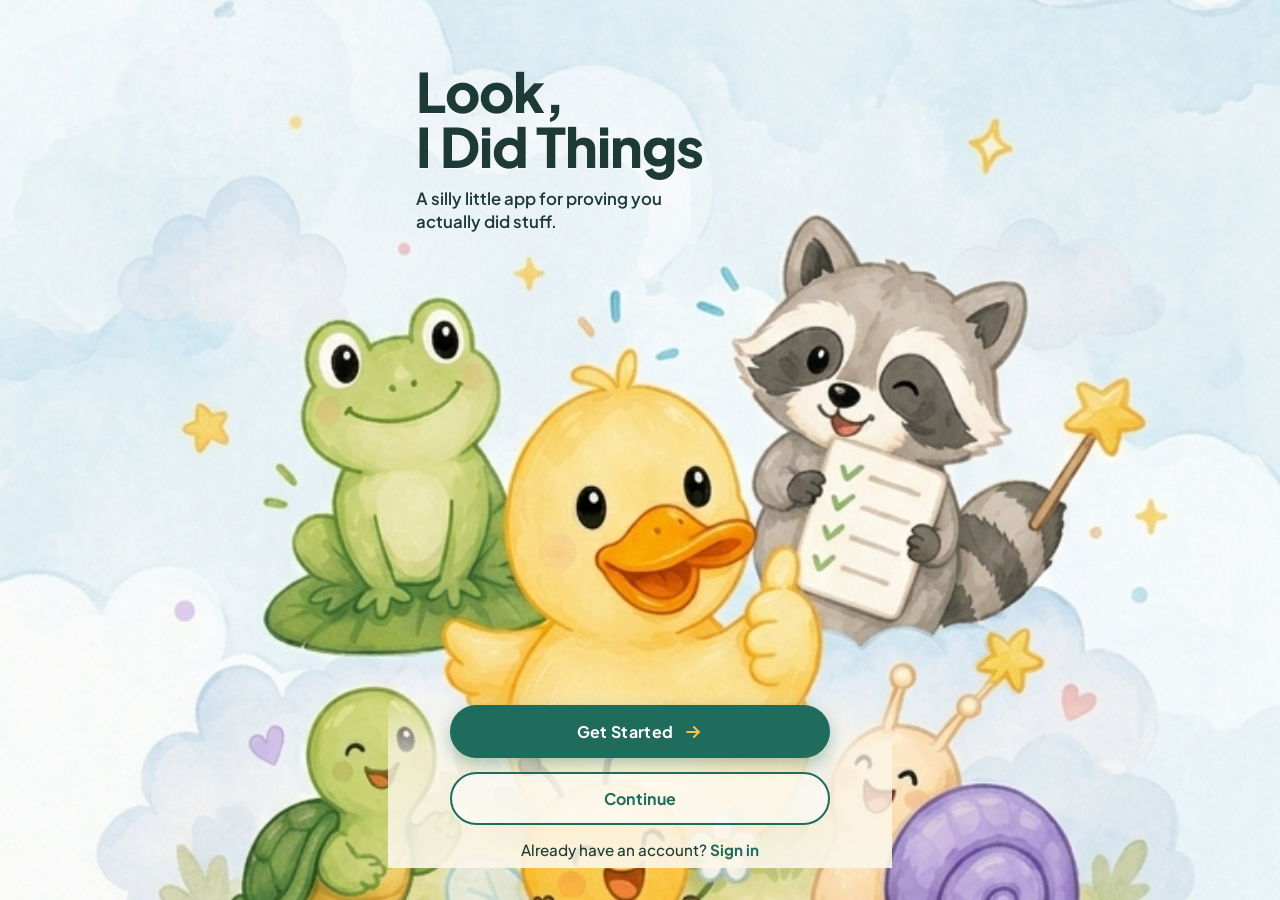
<file: look-i-did-things/index.html>
<!DOCTYPE html>
<html lang="en">
<head>
  <!--
    ================================================================
    Look, I Did Things — Version 2 (development)
    ----------------------------------------------------------------
    On v2-development branch. Foundation 3 split: html, css, and js
    now live in three files. Behavior is unchanged from V1; only the
    structure was refactored.
    ================================================================
  -->

  <meta charset="UTF-8" />
  <meta name="viewport" content="width=device-width, initial-scale=1.0, viewport-fit=cover" />
  <title>Look, I Did Things</title>

  <!-- PWA: tell the browser this site is installable -->
  <link rel="manifest" href="./manifest.json" />
  <meta name="theme-color" content="#f4a535" />

  <!-- iOS-specific: makes "Add to Home Screen" feel native on iPhone -->
  <meta name="apple-mobile-web-app-capable" content="yes" />
  <meta name="apple-mobile-web-app-status-bar-style" content="black-translucent" />
  <meta name="apple-mobile-web-app-title" content="Did Things" />
  <link rel="apple-touch-icon" href="/icons/icon-192.png" />

  <!-- Favicon (also used by browser tabs and the desktop install prompt) -->
  <link rel="icon" type="image/png" href="/icons/icon-192.png" />

  <!-- Google Fonts: Plus Jakarta Sans for everything (matches V2 wireframe).
       400/500/600/700/800 covers body, emphasized body, and heavy display. -->
  <link rel="preconnect" href="https://fonts.googleapis.com" />
  <link rel="preconnect" href="https://fonts.gstatic.com" crossorigin />
  <link
    href="https://fonts.googleapis.com/css2?family=Plus+Jakarta+Sans:wght@400;500;600;700;800&display=swap"
    rel="stylesheet"
  />

  <!-- App styles (extracted from V1's inline <style> block) -->
  <link rel="stylesheet" href="styles.css" />

  <!-- App logic (extracted from V1's inline <script> block).
       `defer` ensures the DOM exists before the script runs. -->
  <script src="app.js" defer></script>
</head>
<body>
  <div class="app">
    <!-- HEADER ------------------------------------------------- -->
    <header class="header">
      <div class="header-row">
        <h1 class="brand">Look, I Did Things</h1>
        <span class="week-label" id="weekLabel">Week —</span>
      </div>
    </header>

    <!-- VIEWS WRAPPER (everything below the header sits here) ----- -->
    <main class="views-wrapper">

      <!-- WELCOME VIEW (Page 1) -------------------------------------
           The mascot illustration is the page background; the title,
           tagline, and CTA are overlaid on top. No <img> needed — the
           image is loaded via CSS background-image. -->
      <section class="view view-onboarding view-welcome" id="view-welcome">
        <div class="welcome-content">
          <header class="welcome-header">
            <h1 class="welcome-title">Look,<br>I Did Things</h1>
            <p class="welcome-tagline">A silly little app for proving you actually did stuff.</p>
          </header>
          <footer class="welcome-actions">
            <button class="btn-primary" id="welcomeStart">
              <span>Get Started</span>
              <svg class="btn-icon" viewBox="0 0 24 24" fill="none" stroke="currentColor" stroke-width="2.4" stroke-linecap="round" stroke-linejoin="round" aria-hidden="true">
                <path d="M5 12h14"/><path d="m13 6 6 6-6 6"/>
              </svg>
            </button>
            <button class="btn-secondary" id="welcomeContinue">
              <span>Continue</span>
            </button>
            <p class="welcome-signin">
              Already have an account? <a href="#" id="welcomeSignIn">Sign in</a>
            </p>
          </footer>
        </div>
      </section>

      <!-- SIGN UP VIEW (Page 2) -------------------------------------
           Reached from Welcome → Get Started. Painted hero at top
           (assets/backgrounds/signup-bg.png — duck + decorations).
           Title, subtitle, speech bubble, form, and buttons are all
           DOM overlaid on top. Same bg image is reused on Sign In. -->
      <section class="view view-onboarding view-auth view-signup" id="view-signup">
        <header class="auth-header">
          <h1 class="auth-title">Create your account</h1>
          <p class="auth-subtitle">
            Just the basics, then we'll help you get started.
            <svg class="inline-glyph" viewBox="0 0 24 24" fill="currentColor" aria-hidden="true" style="color:#9b8cd6"><path d="M12 21s-7-4.5-9.5-9C0.7 8.4 3 4 6.5 4c1.9 0 3.5 1 4.5 2.5C12 5 13.6 4 15.5 4 19 4 21.3 8.4 19.5 12 17 16.5 12 21 12 21z"/></svg>
          </p>
        </header>
        <div class="auth-hero" data-bg="signup">
          <div class="speech-bubble" data-tail="down-left">Let's get to know you!</div>
        </div>
        <form class="auth-form" id="signupForm" novalidate>
          <div class="field">
            <span class="field-icon icon-name">
              <svg viewBox="0 0 24 24" fill="none" stroke="currentColor" stroke-width="2" stroke-linecap="round" stroke-linejoin="round" aria-hidden="true"><path d="M19 21v-2a4 4 0 0 0-4-4H9a4 4 0 0 0-4 4v2"/><circle cx="12" cy="7" r="4"/></svg>
            </span>
            <input type="text" class="field-input" id="signupName" placeholder="Full name" autocomplete="name">
          </div>
          <div class="field">
            <span class="field-icon icon-mail">
              <svg viewBox="0 0 24 24" fill="none" stroke="currentColor" stroke-width="2" stroke-linecap="round" stroke-linejoin="round" aria-hidden="true"><rect width="20" height="16" x="2" y="4" rx="2"/><path d="m22 7-8.97 5.7a1.94 1.94 0 0 1-2.06 0L2 7"/></svg>
            </span>
            <input type="email" class="field-input" id="signupEmail" placeholder="Email address" autocomplete="email">
          </div>
          <div class="field">
            <span class="field-icon icon-lock">
              <svg viewBox="0 0 24 24" fill="none" stroke="currentColor" stroke-width="2" stroke-linecap="round" stroke-linejoin="round" aria-hidden="true"><rect width="18" height="11" x="3" y="11" rx="2" ry="2"/><path d="M7 11V7a5 5 0 0 1 10 0v4"/></svg>
            </span>
            <input type="password" class="field-input" id="signupPassword" placeholder="Create password" autocomplete="new-password">
            <button type="button" class="field-trailing" data-toggle-pw="signupPassword" aria-label="Show password">
              <svg viewBox="0 0 24 24" fill="none" stroke="currentColor" stroke-width="2" stroke-linecap="round" stroke-linejoin="round" aria-hidden="true"><path d="M2.062 12.348a1 1 0 0 1 0-.696 10.75 10.75 0 0 1 19.876 0 1 1 0 0 1 0 .696 10.75 10.75 0 0 1-19.876 0"/><circle cx="12" cy="12" r="3"/></svg>
            </button>
          </div>
          <div class="field">
            <span class="field-icon icon-star">
              <svg viewBox="0 0 24 24" fill="currentColor" aria-hidden="true"><path d="M12 2.5l2.95 5.98 6.6.96-4.78 4.66 1.13 6.58L12 17.6l-5.9 3.08L7.23 14.1 2.45 9.44l6.6-.96L12 2.5z"/></svg>
            </span>
            <input type="text" class="field-input" id="signupNickname" placeholder="What should we call you? (optional)">
          </div>
          <label class="checkbox-row">
            <input type="checkbox" id="signupAgree">
            <span>I'd like gentle reminders and accept the <a href="#">Terms of Service</a> and <a href="#">Privacy Policy</a>.
              <svg class="inline-glyph" viewBox="0 0 24 24" fill="currentColor" aria-hidden="true" style="color:var(--mascot-yellow)"><path d="M12 21s-7-4.5-9.5-9C0.7 8.4 3 4 6.5 4c1.9 0 3.5 1 4.5 2.5C12 5 13.6 4 15.5 4 19 4 21.3 8.4 19.5 12 17 16.5 12 21 12 21z"/></svg>
            </span>
          </label>
          <button type="submit" class="btn-primary">
            <span>Create account</span>
            <svg class="btn-icon" viewBox="0 0 24 24" fill="none" stroke="currentColor" stroke-width="2.4" stroke-linecap="round" stroke-linejoin="round" aria-hidden="true">
              <path d="M5 12h14"/><path d="m13 6 6 6-6 6"/>
            </svg>
          </button>
          <button type="button" class="btn-secondary" id="signupGuest"><span>Continue as guest</span></button>
          <p class="auth-foot">Already have an account? <a href="#" id="signupToSignin">Sign in</a></p>
        </form>
      </section>

      <!-- SIGN IN VIEW (Page 3) -------------------------------------
           Reached from Welcome → Continue, Welcome → Sign in link,
           or Sign Up → Sign in link. Shares signup-bg.png — same
           painted scene, different DOM text. -->
      <section class="view view-onboarding view-auth view-signin" id="view-signin">
        <header class="auth-header">
          <h1 class="auth-title">Welcome back</h1>
          <p class="auth-subtitle">Sign in and let's keep track of your little wins.</p>
        </header>
        <div class="auth-hero" data-bg="signup">
          <div class="speech-bubble" data-tail="down-left">Ready to do things?</div>
        </div>
        <form class="auth-form" id="signinForm" novalidate>
          <div class="field">
            <span class="field-icon icon-mail">
              <svg viewBox="0 0 24 24" fill="none" stroke="currentColor" stroke-width="2" stroke-linecap="round" stroke-linejoin="round" aria-hidden="true"><rect width="20" height="16" x="2" y="4" rx="2"/><path d="m22 7-8.97 5.7a1.94 1.94 0 0 1-2.06 0L2 7"/></svg>
            </span>
            <input type="email" class="field-input" id="signinEmail" placeholder="Email address" autocomplete="email">
          </div>
          <div class="field">
            <span class="field-icon icon-lock">
              <svg viewBox="0 0 24 24" fill="none" stroke="currentColor" stroke-width="2" stroke-linecap="round" stroke-linejoin="round" aria-hidden="true"><rect width="18" height="11" x="3" y="11" rx="2" ry="2"/><path d="M7 11V7a5 5 0 0 1 10 0v4"/></svg>
            </span>
            <input type="password" class="field-input" id="signinPassword" placeholder="Password" autocomplete="current-password">
            <button type="button" class="field-trailing" data-toggle-pw="signinPassword" aria-label="Show password">
              <svg viewBox="0 0 24 24" fill="none" stroke="currentColor" stroke-width="2" stroke-linecap="round" stroke-linejoin="round" aria-hidden="true"><path d="M2.062 12.348a1 1 0 0 1 0-.696 10.75 10.75 0 0 1 19.876 0 1 1 0 0 1 0 .696 10.75 10.75 0 0 1-19.876 0"/><circle cx="12" cy="12" r="3"/></svg>
            </button>
          </div>
          <div class="options-row">
            <label class="remember-row">
              <input type="checkbox" id="signinRemember">
              <span>Remember me</span>
            </label>
            <a href="#" id="signinForgot" class="forgot-link">Forgot password?</a>
          </div>
          <button type="submit" class="btn-primary">
            <span>Sign in</span>
            <svg class="btn-icon" viewBox="0 0 24 24" fill="none" stroke="currentColor" stroke-width="2.4" stroke-linecap="round" stroke-linejoin="round" aria-hidden="true">
              <path d="M5 12h14"/><path d="m13 6 6 6-6 6"/>
            </svg>
          </button>
          <button type="button" class="btn-secondary" id="signinGuest"><span>Continue as guest</span></button>
          <p class="auth-foot">New here? <a href="#" id="signinToSignup">Create account</a></p>
        </form>
      </section>

      <!-- CHOOSE VIEW (Page 4 — Your Animal) -------------------------
           User picks a support mascot. Tiles are rendered by JS from
           the MASCOTS array in app.js. Selected tile gets is-selected
           which paints the border + checkmark badge. Continue enables
           once a tile is selected. -->
      <section class="view view-onboarding view-choose" id="view-choose">
        <header class="choose-header">
          <button class="icon-btn back-btn" id="chooseBack" aria-label="Back">
            <svg viewBox="0 0 24 24" fill="none" stroke="currentColor" stroke-width="2.2" stroke-linecap="round" stroke-linejoin="round" aria-hidden="true">
              <path d="m15 18-6-6 6-6"/>
            </svg>
          </button>
          <div class="choose-titlewrap">
            <h1 class="choose-title">Choose your<br>support animal</h1>
            <p class="choose-subtitle">Pick the little companion that best understands your productivity chaos.</p>
          </div>
          <img class="choose-decor" src="assets/mascots/done-duck.png" alt="" aria-hidden="true">
        </header>
        <div class="mascot-grid" id="mascotGrid"><!-- populated by JS --></div>
        <footer class="choose-footer">
          <div class="choose-preview" id="choosePreview" hidden>
            <img class="choose-preview-img" id="choosePreviewImg" alt="" aria-hidden="true">
            <div class="choose-preview-text">
              <strong id="choosePreviewName"></strong>
              <span id="choosePreviewTagline"></span>
            </div>
          </div>
          <button class="btn-primary" id="chooseContinue" disabled>
            <span>Continue</span>
            <svg class="btn-icon" viewBox="0 0 24 24" fill="none" stroke="currentColor" stroke-width="2.4" stroke-linecap="round" stroke-linejoin="round" aria-hidden="true">
              <path d="M5 12h14"/><path d="m13 6 6 6-6 6"/>
            </svg>
          </button>
        </footer>
      </section>

      <!-- THIS WEEK (Page 5) -------------------------------------- -->
      <!-- Wireframe-faithful weekly view: title + week range, speech
           bubble + corner duck hero, Planned Attention card listing
           up to 3 Today's-3 tasks, Mon-Sun date strip, selected-day
           task list, encouragement footer. Desktop reuses the 7-column
           grid below the rest. -->
      <section class="view view-week" id="view-week">
        <header class="week-header">
          <h1 class="week-title">This Week</h1>
          <p class="week-range" id="weekRange"></p>
        </header>

        <!-- Speech bubble + corner mascot. The duck is a positioned
             <img> for now (same approach as Page 6) — swap to a
             painted background later. -->
        <div class="week-hero">
          <div class="speech-bubble">You're building momentum!</div>
          <img class="week-mascot" src="assets/mascots/done-duck.png" alt="" aria-hidden="true">
        </div>

        <!-- Planned Attention card: 3-column row of life-area
             mini-cards driven by the Top-3 tasks the user marked
             on Page 6. Each card has an icon, the life area name,
             a progress bar, and a small done/total label. -->
        <section class="attention-card">
          <header class="attention-header">
            <h2 class="attention-title">Planned attention</h2>
            <span class="attention-sub" id="attentionSub">Mark up to 3</span>
          </header>
          <div class="attention-grid" id="attentionGrid"></div>
        </section>

        <!-- Mon-Sun date strip wrapped in a banner-style container
             so the row reads as a single bar with the dates inside. -->
        <div class="date-strip-banner">
          <div class="date-strip" id="dateStrip" role="tablist" aria-label="Day of week"></div>
        </div>

        <!-- Selected day section: header + task cards. -->
        <section class="day-section">
          <header class="day-section-header">
            <h2 class="day-section-title" id="weekDayTitle"></h2>
            <a class="day-section-link" id="weekDayAdd" href="#" role="button">
              <span aria-hidden="true">+</span> Add Task
            </a>
          </header>
          <div class="day-task-list" id="weekDayList"></div>
        </section>

        <!-- Encouragement footer. Static copy for now. -->
        <aside class="encouragement-card">
          <span class="encouragement-icon" aria-hidden="true">
            <svg viewBox="0 0 24 24" fill="currentColor"><polygon points="12 2 15.09 8.26 22 9.27 17 14.14 18.18 21.02 12 17.77 5.82 21.02 7 14.14 2 9.27 8.91 8.26 12 2"/></svg>
          </span>
          <div class="encouragement-text">
            <strong>Small steps, big difference.</strong>
            <span>You're showing up for yourself.</span>
          </div>
        </aside>

        <!-- Desktop: 7-column grid (rendered separately, hidden on phones) -->
        <div class="week-grid" id="weekGrid"></div>
      </section>

      <!-- TODAY VIEW ---------------------------------------------- -->
      <section class="view" id="view-today">
        <h2 class="section-title" id="todayTitle">Today</h2>
        <p class="section-sub" id="todaySub"></p>
        <div class="progress"><div class="progress-fill" id="todayProgress" style="width:0%"></div></div>
        <div id="todayList"></div>
      </section>

      <!-- ADD A THING (Page 6) ------------------------------------ -->
      <!-- Wireframe-faithful add form: pill input + day chips +
           life-area chip grid + effort & priority pill rows + Today's-3
           toggle + Save Thing CTA. The corner mascot is a static PNG
           overlay for now; we'll swap to a painted background later. -->
      <section class="view view-add" id="view-add">
        <header class="add-header">
          <div class="add-header-text">
            <h1 class="add-title">Add a Thing</h1>
            <p class="add-sub">Get it out of your head.</p>
          </div>
          <img class="add-mascot" src="assets/mascots/done-duck.png" alt="" aria-hidden="true">
        </header>

        <form id="addForm" class="add-form" novalidate>
          <!-- Pill text input. Reuses .field / .field-input from the
               auth pages for visual consistency. -->
          <div class="field add-field">
            <span class="field-icon add-field-icon" aria-hidden="true">
              <svg viewBox="0 0 24 24" fill="none" stroke="currentColor" stroke-width="2" stroke-linecap="round" stroke-linejoin="round"><path d="M12 20h9"/><path d="M16.5 3.5a2.121 2.121 0 0 1 3 3L7 19l-4 1 1-4L16.5 3.5z"/></svg>
            </span>
            <input class="field-input" type="text" id="taskText"
                   placeholder="What do you want to get done?"
                   required maxlength="200" autocomplete="off">
          </div>

          <fieldset class="add-section">
            <legend class="add-label">When?</legend>
            <div class="chip-row chip-days" id="dayChips" role="radiogroup" aria-label="Day of week"></div>
          </fieldset>

          <fieldset class="add-section">
            <legend class="add-label">Life Area</legend>
            <div class="chip-grid life-chips" id="lifeChips" role="radiogroup" aria-label="Life area"></div>
          </fieldset>

          <fieldset class="add-section">
            <legend class="add-label">Effort</legend>
            <div class="chip-row pill-row effort-chips" id="effortChips" role="radiogroup" aria-label="Effort"></div>
          </fieldset>

          <fieldset class="add-section">
            <legend class="add-label">Priority</legend>
            <div class="chip-row pill-row priority-chips" id="priorityChips" role="radiogroup" aria-label="Priority"></div>
          </fieldset>

          <label class="today3-row" for="taskTodayThree">
            <span class="today3-icon" aria-hidden="true">
              <svg viewBox="0 0 24 24" fill="currentColor" stroke="currentColor" stroke-width="1" stroke-linejoin="round"><polygon points="12 2 15.09 8.26 22 9.27 17 14.14 18.18 21.02 12 17.77 5.82 21.02 7 14.14 2 9.27 8.91 8.26 12 2"/></svg>
            </span>
            <span class="today3-text">
              <span class="today3-title">Add to Today's 3</span>
              <span class="today3-sub">Pick your top 3 things to focus on</span>
            </span>
            <span class="toggle">
              <input type="checkbox" id="taskTodayThree">
              <span class="toggle-track"><span class="toggle-thumb"></span></span>
            </span>
          </label>

          <button type="submit" class="btn-primary btn-save-thing">
            Save Thing
            <span class="btn-icon" aria-hidden="true">
              <svg viewBox="0 0 24 24" fill="none" stroke="currentColor" stroke-width="2.5" stroke-linecap="round" stroke-linejoin="round"><line x1="5" y1="12" x2="19" y2="12"/><polyline points="12 5 19 12 12 19"/></svg>
            </span>
          </button>
        </form>
      </section>

      <!-- WEEKLY REVIEW (Page 9) ---------------------------------- -->
      <!-- Wireframe-faithful: title + week range, hero with the user's
           chosen mascot and a "Look, you did things." line, three stat
           circles (Completed / Started / Deep), Most + Least attention
           cards, expandable "What are you proud of?" prompt, "Protect
           next week" pill chooser, and the Plan next week button. -->
      <section class="view view-review" id="view-review">
        <header class="review-header">
          <h1 class="review-title">Weekly Review</h1>
          <p class="review-sub" id="reviewWeekRange">—</p>
        </header>

        <section class="review-hero">
          <img class="review-mascot" id="reviewMascotImg" src="assets/mascots/done-duck.png" alt="" aria-hidden="true">
          <p class="review-hero-text">Look, you did things.
            <svg class="review-hero-sparkle" viewBox="0 0 24 24" fill="none" stroke="currentColor" stroke-width="2" stroke-linecap="round" stroke-linejoin="round" aria-hidden="true"><path d="M20.84 4.61a5.5 5.5 0 0 0-7.78 0L12 5.67l-1.06-1.06a5.5 5.5 0 0 0-7.78 7.78l1.06 1.06L12 21.23l7.78-7.78 1.06-1.06a5.5 5.5 0 0 0 0-7.78z"/></svg>
          </p>
        </section>

        <div class="review-stats">
          <div class="review-stat">
            <span class="review-stat-icon review-stat-icon--done" aria-hidden="true">
              <svg viewBox="0 0 24 24" fill="none" stroke="currentColor" stroke-width="3" stroke-linecap="round" stroke-linejoin="round"><polyline points="20 6 9 17 4 12"/></svg>
            </span>
            <span class="review-stat-value" id="reviewDoneCount">0</span>
            <span class="review-stat-label">Completed<br>tasks</span>
            <span class="review-stat-delta" id="reviewDoneDelta"></span>
          </div>
          <div class="review-stat">
            <span class="review-stat-icon review-stat-icon--started" aria-hidden="true">
              <svg viewBox="0 0 24 24" fill="none" stroke="currentColor" stroke-width="2" stroke-linecap="round" stroke-linejoin="round"><circle cx="12" cy="12" r="10"/><polyline points="9 12 11 14 15 10"/></svg>
            </span>
            <span class="review-stat-value" id="reviewStartedCount">0</span>
            <span class="review-stat-label">Started<br>tasks</span>
            <span class="review-stat-delta" id="reviewStartedDelta"></span>
          </div>
          <div class="review-stat">
            <span class="review-stat-icon review-stat-icon--deep" aria-hidden="true">
              <svg viewBox="0 0 24 24" fill="none" stroke="currentColor" stroke-width="2" stroke-linecap="round" stroke-linejoin="round"><path d="M8.5 14.5A2.5 2.5 0 0 0 11 12c0-1.38-.5-2-1-3-1.072-2.143-.224-4.054 2-6 .5 2.5 2 4.9 4 6.5 2 1.6 3 3.5 3 5.5a7 7 0 1 1-14 0c0-1.153.433-2.294 1-3a2.5 2.5 0 0 0 2.5 2.5z"/></svg>
            </span>
            <span class="review-stat-value" id="reviewDeepCount">0</span>
            <span class="review-stat-label">Finished<br>deep tasks</span>
            <span class="review-stat-delta" id="reviewDeepDelta"></span>
          </div>
        </div>

        <div class="review-attention">
          <div class="review-attention-card review-attention-card--most">
            <span class="review-attention-label">Most attention</span>
            <span class="review-attention-value" id="reviewMostValue">—</span>
            <span class="review-attention-meta" id="reviewMostMeta">Keep going!</span>
          </div>
          <div class="review-attention-card review-attention-card--least">
            <span class="review-attention-label">Least attention</span>
            <span class="review-attention-value" id="reviewLeastValue">—</span>
            <span class="review-attention-meta" id="reviewLeastMeta"></span>
          </div>
        </div>

        <button class="review-card review-card--proud" id="reviewProudCard" type="button" aria-expanded="false">
          <span class="review-card-icon" aria-hidden="true">
            <svg viewBox="0 0 24 24" fill="none" stroke="currentColor" stroke-width="2" stroke-linecap="round" stroke-linejoin="round"><polygon points="12 2 15.09 8.26 22 9.27 17 14.14 18.18 21.02 12 17.77 5.82 21.02 7 14.14 2 9.27 8.91 8.26 12 2"/></svg>
          </span>
          <span class="review-card-content">
            <span class="review-card-title">What are you proud of?</span>
            <span class="review-card-sub">Celebrate your wins, big or small</span>
          </span>
          <span class="review-card-chev" aria-hidden="true">
            <svg viewBox="0 0 24 24" fill="none" stroke="currentColor" stroke-width="2.4" stroke-linecap="round" stroke-linejoin="round"><polyline points="9 18 15 12 9 6"/></svg>
          </span>
        </button>
        <div class="review-proud-input" id="reviewProudInput" hidden>
          <textarea id="reviewProudText" rows="3" placeholder="The thing I'm most proud of this week is…"></textarea>
        </div>

        <section class="review-card review-card--protect">
          <span class="review-card-icon" aria-hidden="true">
            <svg viewBox="0 0 24 24" fill="none" stroke="currentColor" stroke-width="2" stroke-linecap="round" stroke-linejoin="round"><path d="M12 22s8-4 8-10V5l-8-3-8 3v7c0 6 8 10 8 10z"/></svg>
          </span>
          <span class="review-card-content">
            <span class="review-card-title">Protect next week</span>
            <span class="review-card-sub">Choose what matters most</span>
            <div class="review-protect-pills" id="reviewProtectPills"></div>
          </span>
        </section>

        <button class="btn-plan-next-week" id="reviewPlanBtn" type="button">
          <span>Plan next week</span>
          <span class="btn-icon" aria-hidden="true">
            <svg viewBox="0 0 24 24" fill="none" stroke="currentColor" stroke-width="2.4" stroke-linecap="round" stroke-linejoin="round"><line x1="5" y1="12" x2="19" y2="12"/><polyline points="12 5 19 12 12 19"/></svg>
          </span>
        </button>

        <div class="review-saved-msg" id="reviewSavedMsg" hidden>Saved ✓</div>
      </section>

      <!-- PROGRESS VIEW ------------------------------------------- -->
      <section class="view" id="view-progress">
        <h2 class="section-title">Progress</h2>
        <p class="section-sub" id="progressSub"></p>

        <div class="progress-grid">
          <div class="stat-card">
            <h3 style="font-family: var(--font-body); font-size:1rem; margin-bottom:8px;">Overall</h3>
            <div class="stat-row"><span class="label">Completion</span><span class="value" id="overallPct">0%</span></div>
            <div class="progress"><div class="progress-fill" id="overallBar" style="width:0%"></div></div>
            <div class="stat-row"><span class="label">Tasks done</span><span class="value" id="overallCount">0 / 0</span></div>
          </div>

          <div class="stat-card">
            <h3 style="font-family: var(--font-body); font-size:1rem; margin-bottom:8px;">By priority</h3>
            <div id="priorityStats"></div>
          </div>

          <div class="stat-card">
            <h3 style="font-family: var(--font-body); font-size:1rem; margin-bottom:8px;">By life area</h3>
            <div id="categoryStats"></div>
          </div>

          <div class="stat-card day-bars-card">
            <h3 style="font-family: var(--font-body); font-size:1rem; margin-bottom:8px;">By day</h3>
            <div class="day-bars" id="dayBars"></div>
          </div>
        </div>
      </section>

      <!-- STAR CHART (Page 7) ------------------------------------- -->
      <!-- Wireframe-faithful Progress page: title + corner duck, This
           Week completion card, Life Attention Star Chart (heptagon
           radar), Most/Needs attention callout pair, and the per-area
           attention-bar list. -->
      <section class="view view-starchart" id="view-starchart">
        <header class="starchart-header">
          <div class="starchart-header-text">
            <h1 class="starchart-title">Progress</h1>
            <p class="starchart-sub">Look, you did things.</p>
          </div>
          <img class="starchart-mascot" src="assets/mascots/done-duck.png" alt="" aria-hidden="true">
        </header>

        <!-- This Week completion card. -->
        <section class="starchart-week-card">
          <header class="starchart-week-head">
            <h2 class="starchart-week-title">This week</h2>
            <span class="starchart-week-pct" id="starWeekPct">0%</span>
          </header>
          <div class="progress"><div class="progress-fill" id="starWeekBar" style="width:0%"></div></div>
          <p class="starchart-week-meta" id="starWeekMeta">No tasks yet this week.</p>
        </section>

        <!-- Star Chart card. The SVG heptagon is built by JS. -->
        <section class="starchart-radar-card">
          <h2 class="starchart-section-title">Life Attention Star Chart</h2>
          <div class="starchart-radar" id="starRadar"></div>
        </section>

        <!-- Most attention / Needs attention callouts. -->
        <div class="starchart-callouts">
          <div class="starchart-callout starchart-callout--most" id="starMost">
            <span class="starchart-callout-label">Most attention</span>
            <span class="starchart-callout-value" id="starMostValue">—</span>
          </div>
          <div class="starchart-callout starchart-callout--needs" id="starNeeds">
            <span class="starchart-callout-label">Needs attention</span>
            <span class="starchart-callout-value" id="starNeedsValue">—</span>
          </div>
        </div>

        <!-- Attention by area: horizontal bars per life area. -->
        <section class="starchart-areas-card">
          <h2 class="starchart-section-title">Attention by area</h2>
          <div class="starchart-areas" id="starAreas"></div>
        </section>
      </section>

      <!-- EVIDENCE LOG (Page 8) ----------------------------------- -->
      <!-- Wireframe-faithful: title + share icon, big "Look, you did
           things." headline beside the Task Raccoon, three stat tiles
           (Done / Started / Deep wins), Export pill, and a day-grouped
           list of every Done + Started task across all time. -->
      <section class="view view-evidence" id="view-evidence">
        <header class="evidence-header">
          <h1 class="evidence-title">Evidence Log</h1>
          <button class="evidence-share-btn" id="evidenceShareBtn" type="button" aria-label="Copy summary to clipboard">
            <svg viewBox="0 0 24 24" fill="none" stroke="currentColor" stroke-width="2" stroke-linecap="round" stroke-linejoin="round" aria-hidden="true"><path d="M4 12v8a2 2 0 0 0 2 2h12a2 2 0 0 0 2-2v-8"/><polyline points="16 6 12 2 8 6"/><line x1="12" y1="2" x2="12" y2="15"/></svg>
          </button>
        </header>

        <section class="evidence-hero">
          <div class="evidence-hero-text">
            <h2 class="evidence-hero-title">Look,<br>you did<br>things.</h2>
            <p class="evidence-hero-sub">Every step counts.<br>You're building momentum.</p>
          </div>
          <img class="evidence-mascot" src="assets/mascots/task-raccoon.png" alt="" aria-hidden="true">
        </section>

        <div class="evidence-stats">
          <div class="evidence-stat evidence-stat--done">
            <span class="evidence-stat-icon" aria-hidden="true">
              <svg viewBox="0 0 24 24" fill="none" stroke="currentColor" stroke-width="3" stroke-linecap="round" stroke-linejoin="round"><polyline points="20 6 9 17 4 12"/></svg>
            </span>
            <span class="evidence-stat-value" id="evidenceDoneCount">0</span>
            <span class="evidence-stat-label">Done</span>
          </div>
          <div class="evidence-stat evidence-stat--started">
            <span class="evidence-stat-icon" aria-hidden="true">
              <svg viewBox="0 0 24 24" fill="none" stroke="currentColor" stroke-width="2" stroke-linecap="round" stroke-linejoin="round"><circle cx="12" cy="12" r="10"/><path d="M12 2a10 10 0 0 1 0 20z" fill="currentColor"/></svg>
            </span>
            <span class="evidence-stat-value" id="evidenceStartedCount">0</span>
            <span class="evidence-stat-label">Started</span>
          </div>
          <div class="evidence-stat evidence-stat--deep">
            <span class="evidence-stat-icon" aria-hidden="true">
              <svg viewBox="0 0 24 24" fill="currentColor" stroke="currentColor" stroke-width="1" stroke-linecap="round" stroke-linejoin="round"><polygon points="12 2 15.09 8.26 22 9.27 17 14.14 18.18 21.02 12 17.77 5.82 21.02 7 14.14 2 9.27 8.91 8.26 12 2"/></svg>
            </span>
            <span class="evidence-stat-value" id="evidenceDeepCount">0</span>
            <span class="evidence-stat-label">Deep wins</span>
          </div>
        </div>

        <button class="evidence-export-btn" id="evidenceExportBtn" type="button">
          <svg viewBox="0 0 24 24" fill="none" stroke="currentColor" stroke-width="2" stroke-linecap="round" stroke-linejoin="round" aria-hidden="true"><rect x="9" y="9" width="13" height="13" rx="2"/><path d="M5 15H4a2 2 0 0 1-2-2V4a2 2 0 0 1 2-2h9a2 2 0 0 1 2 2v1"/></svg>
          <span>Export / Copy Summary</span>
        </button>

        <section class="evidence-list" id="evidenceList"></section>
      </section>

    </main>

    <!-- EDIT TASK SHEET -------------------------------------------------
         Slide-up bottom drawer for editing an existing task.
         Hidden by default; JS shows it when the user taps a task card.
         Chip groups are populated by JS (same helpers as Page 6). -->
    <div class="edit-overlay" id="editOverlay" hidden>
      <div class="edit-sheet" id="editSheet" role="dialog" aria-modal="true" aria-label="Edit task">
        <div class="edit-sheet-handle" aria-hidden="true"></div>
        <h2 class="edit-sheet-heading">Edit Task</h2>

        <div class="field edit-field">
          <input class="field-input" type="text" id="editTaskText"
                 placeholder="What do you want to get done?"
                 maxlength="200" autocomplete="off">
        </div>

        <fieldset class="add-section">
          <legend class="add-label">Status</legend>
          <div class="chip-row edit-status-chips" id="editStatusChips" role="radiogroup" aria-label="Status"></div>
        </fieldset>

        <fieldset class="add-section">
          <legend class="add-label">When?</legend>
          <div class="chip-row chip-days" id="editDayChips" role="radiogroup" aria-label="Day of week"></div>
        </fieldset>

        <fieldset class="add-section">
          <legend class="add-label">Life Area</legend>
          <div class="chip-grid life-chips" id="editLifeChips" role="radiogroup" aria-label="Life area"></div>
        </fieldset>

        <fieldset class="add-section">
          <legend class="add-label">Effort</legend>
          <div class="chip-row pill-row effort-chips" id="editEffortChips" role="radiogroup" aria-label="Effort"></div>
        </fieldset>

        <fieldset class="add-section">
          <legend class="add-label">Priority</legend>
          <div class="chip-row pill-row priority-chips" id="editPriorityChips" role="radiogroup" aria-label="Priority"></div>
        </fieldset>

        <div class="edit-sheet-actions">
          <button type="button" class="btn-secondary" id="editCancelBtn">Cancel</button>
          <button type="button" class="btn-primary" id="editSaveBtn">Save changes</button>
        </div>
      </div>
    </div>

    <!-- BOTTOM NAVIGATION (V2 wireframe pattern) ----------------------
         5 slots with the middle one being a floating teal "+" button.
         Order: week, star-chart, add, evidence, review. Star Chart
         and Evidence Log are stub views for now — proper builds land
         after This Week is signed off. -->
    <nav class="bottom-nav" role="tablist" aria-label="Main navigation">
      <button class="nav-btn"      data-view="week"     aria-label="This Week">
        <span class="icon" aria-hidden="true">
          <svg viewBox="0 0 24 24" fill="none" stroke="currentColor" stroke-width="2" stroke-linecap="round" stroke-linejoin="round"><rect x="3" y="4" width="18" height="18" rx="2"/><path d="M16 2v4M8 2v4M3 10h18"/></svg>
        </span>
        <span>Week</span>
      </button>
      <button class="nav-btn"      data-view="starchart" aria-label="Star Chart">
        <span class="icon" aria-hidden="true">
          <svg viewBox="0 0 24 24" fill="none" stroke="currentColor" stroke-width="2" stroke-linecap="round" stroke-linejoin="round"><polygon points="12 2 15.09 8.26 22 9.27 17 14.14 18.18 21.02 12 17.77 5.82 21.02 7 14.14 2 9.27 8.91 8.26 12 2"/></svg>
        </span>
        <span>Star Chart</span>
      </button>
      <button class="nav-btn nav-add" data-view="add"      aria-label="Add a thing">
        <span class="icon">+</span>
      </button>
      <button class="nav-btn"      data-view="evidence" aria-label="Evidence Log">
        <span class="icon" aria-hidden="true">
          <svg viewBox="0 0 24 24" fill="none" stroke="currentColor" stroke-width="2" stroke-linecap="round" stroke-linejoin="round"><path d="M14 2H6a2 2 0 0 0-2 2v16a2 2 0 0 0 2 2h12a2 2 0 0 0 2-2V8z"/><polyline points="14 2 14 8 20 8"/><line x1="9" y1="13" x2="15" y2="13"/><line x1="9" y1="17" x2="15" y2="17"/></svg>
        </span>
        <span>Evidence</span>
      </button>
      <button class="nav-btn"      data-view="review"   aria-label="Review">
        <span class="icon" aria-hidden="true">
          <svg viewBox="0 0 24 24" fill="none" stroke="currentColor" stroke-width="2" stroke-linecap="round" stroke-linejoin="round"><path d="M22 11.08V12a10 10 0 1 1-5.93-9.14"/><polyline points="22 4 12 14.01 9 11.01"/></svg>
        </span>
        <span>Review</span>
      </button>
    </nav>
  </div>
</body>
</html>
</file>
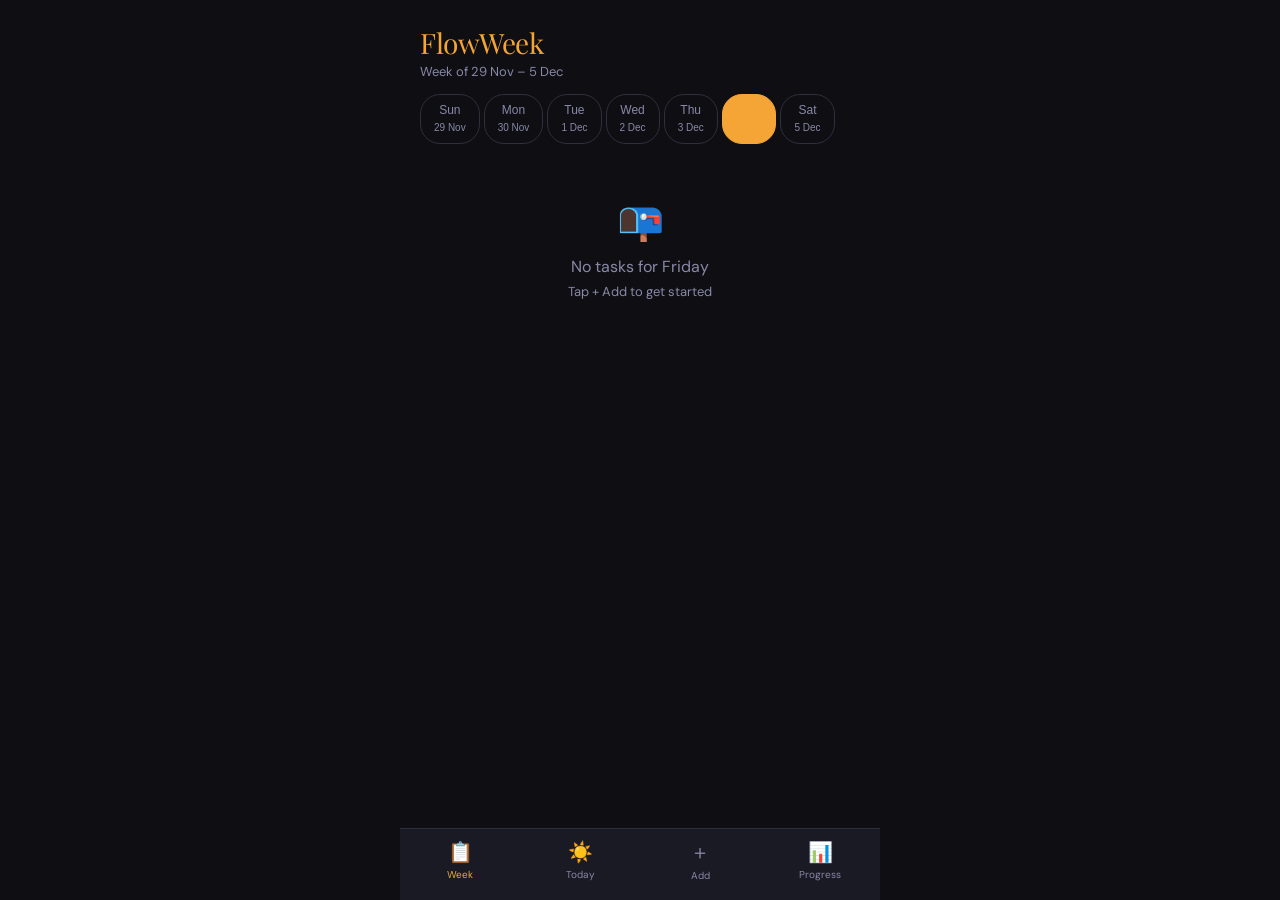
<file: look-i-did-things/archive.html>
<!DOCTYPE html>
<html lang="en">
<head>
  <meta charset="UTF-8">
  <meta name="viewport" content="width=device-width, initial-scale=1.0">
  <title>FlowWeek</title>
  <link rel="preconnect" href="https://fonts.googleapis.com">
  <link href="https://fonts.googleapis.com/css2?family=Playfair+Display:wght@400;700&family=DM+Sans:ital,wght@0,300;0,400;0,500;0,700;1,300&display=swap" rel="stylesheet">
  <style>
    :root {
      --bg: #0f0f13;
      --surface: #1a1a24;
      --surface2: #22222e;
      --border: #2e2e3e;
      --text: #e8e8f0;
      --text-muted: #8888a8;
      --accent: #f4a535;
      --accent-dim: rgba(244, 165, 53, 0.12);
      --high: #ef4444;
      --mid: #f59e0b;
      --low: #22c55e;
      --high-dim: rgba(239,68,68,0.12);
      --mid-dim: rgba(245,158,11,0.12);
      --low-dim: rgba(34,197,94,0.12);
      --radius: 12px;
      --font-display: 'Playfair Display', serif;
      --font-body: 'DM Sans', sans-serif;
    }

    * { box-sizing: border-box; margin: 0; padding: 0; }

    body {
      background: var(--bg);
      color: var(--text);
      font-family: var(--font-body);
      min-height: 100vh;
      max-width: 480px;
      margin: 0 auto;
    }

    header {
      padding: 24px 20px 0;
      background: var(--bg);
      position: sticky;
      top: 0;
      z-index: 100;
    }

    .app-title {
      font-family: var(--font-display);
      font-size: 28px;
      color: var(--accent);
      letter-spacing: -0.5px;
    }

    .week-label {
      font-size: 13px;
      color: var(--text-muted);
      margin-top: 2px;
    }

    .tabs {
      display: flex;
      gap: 4px;
      padding: 14px 0 0;
      overflow-x: auto;
      scrollbar-width: none;
    }
    .tabs::-webkit-scrollbar { display: none; }

    .tab {
      flex-shrink: 0;
      padding: 7px 13px;
      border-radius: 20px;
      font-size: 12px;
      font-weight: 500;
      cursor: pointer;
      border: 1px solid var(--border);
      background: transparent;
      color: var(--text-muted);
      transition: all 0.2s;
      text-align: center;
      line-height: 1.4;
    }
    .tab.active { background: var(--accent); color: #0f0f13; border-color: var(--accent); font-weight: 700; }
    .tab.today { border-color: var(--accent); color: var(--accent); }

    main { padding: 16px 20px 100px; }

    .add-section {
      background: var(--surface);
      border: 1px solid var(--border);
      border-radius: var(--radius);
      padding: 16px;
      margin-bottom: 18px;
    }

    .add-section h3 {
      font-size: 11px;
      font-weight: 500;
      color: var(--text-muted);
      text-transform: uppercase;
      letter-spacing: 0.1em;
      margin-bottom: 12px;
    }

    .task-input {
      width: 100%;
      background: var(--surface2);
      border: 1px solid var(--border);
      border-radius: 8px;
      padding: 11px 12px;
      color: var(--text);
      font-family: var(--font-body);
      font-size: 15px;
      resize: none;
      outline: none;
      transition: border-color 0.2s;
    }
    .task-input:focus { border-color: var(--accent); }
    .task-input::placeholder { color: var(--text-muted); }

    .selectors {
      display: grid;
      grid-template-columns: 1fr 1fr 1fr;
      gap: 8px;
      margin-top: 10px;
    }

    select {
      background: var(--surface2);
      border: 1px solid var(--border);
      border-radius: 8px;
      padding: 9px 8px;
      color: var(--text);
      font-family: var(--font-body);
      font-size: 12px;
      outline: none;
      cursor: pointer;
      width: 100%;
    }
    select:focus { border-color: var(--accent); }

    .add-btn {
      width: 100%;
      margin-top: 10px;
      padding: 12px;
      background: var(--accent);
      color: #0f0f13;
      border: none;
      border-radius: 8px;
      font-family: var(--font-body);
      font-size: 15px;
      font-weight: 700;
      cursor: pointer;
      transition: opacity 0.2s;
    }
    .add-btn:active { opacity: 0.85; }

    .week-progress {
      background: var(--surface);
      border: 1px solid var(--border);
      border-radius: var(--radius);
      padding: 14px 16px;
      margin-bottom: 16px;
    }

    .progress-label {
      display: flex;
      justify-content: space-between;
      font-size: 13px;
      color: var(--text-muted);
      margin-bottom: 9px;
    }

    .progress-bar {
      height: 5px;
      background: var(--surface2);
      border-radius: 3px;
      overflow: hidden;
    }

    .progress-fill {
      height: 100%;
      background: var(--accent);
      border-radius: 3px;
      transition: width 0.4s ease;
    }

    .task-card {
      background: var(--surface);
      border: 1px solid var(--border);
      border-radius: var(--radius);
      padding: 13px 13px 13px 16px;
      margin-bottom: 8px;
      display: flex;
      align-items: flex-start;
      gap: 12px;
      position: relative;
      overflow: hidden;
      transition: opacity 0.2s;
    }
    .task-card::before {
      content: '';
      position: absolute;
      left: 0; top: 0; bottom: 0;
      width: 3px;
    }
    .task-card.high::before { background: var(--high); }
    .task-card.mid::before { background: var(--mid); }
    .task-card.low::before { background: var(--low); }
    .task-card.done { opacity: 0.45; }
    .task-card.done .task-text { text-decoration: line-through; color: var(--text-muted); }

    .checkbox {
      width: 22px; height: 22px;
      border-radius: 50%;
      border: 2px solid var(--border);
      background: transparent;
      cursor: pointer;
      flex-shrink: 0;
      display: flex; align-items: center; justify-content: center;
      transition: all 0.2s;
      margin-top: 1px;
    }
    .checkbox.checked { background: var(--accent); border-color: var(--accent); }
    .checkbox.checked::after { content: '✓'; font-size: 12px; color: #0f0f13; font-weight: 900; }

    .task-body { flex: 1; min-width: 0; }
    .task-text { font-size: 15px; line-height: 1.4; }

    .task-meta { display: flex; gap: 5px; margin-top: 6px; flex-wrap: wrap; }

    .tag {
      font-size: 11px;
      padding: 2px 8px;
      border-radius: 20px;
      font-weight: 500;
    }
    .tag.category { background: var(--surface2); color: var(--text-muted); }
    .tag.high { background: var(--high-dim); color: var(--high); }
    .tag.mid { background: var(--mid-dim); color: var(--mid); }
    .tag.low { background: var(--low-dim); color: var(--low); }

    .delete-btn {
      background: none; border: none;
      color: var(--text-muted);
      cursor: pointer;
      font-size: 14px;
      padding: 2px 4px;
      opacity: 0;
      transition: opacity 0.2s;
      flex-shrink: 0;
    }
    .task-card:hover .delete-btn { opacity: 1; }

    .empty {
      text-align: center;
      padding: 36px 20px;
      color: var(--text-muted);
    }
    .empty-icon { font-size: 38px; display: block; margin-bottom: 10px; }

    .carryover-banner {
      background: var(--accent-dim);
      border: 1px solid rgba(244,165,53,0.25);
      border-radius: var(--radius);
      padding: 14px 16px;
      margin-bottom: 16px;
      display: flex;
      align-items: center;
      gap: 10px;
    }
    .carryover-banner p { font-size: 13px; color: var(--accent); flex: 1; }
    .carryover-btn {
      background: var(--accent); color: #0f0f13;
      border: none; border-radius: 6px;
      padding: 7px 12px; font-size: 12px; font-weight: 700;
      cursor: pointer; font-family: var(--font-body);
      white-space: nowrap;
    }

    .bottom-nav {
      position: fixed;
      bottom: 0; left: 50%;
      transform: translateX(-50%);
      width: 100%; max-width: 480px;
      background: var(--surface);
      border-top: 1px solid var(--border);
      display: flex;
      padding: 10px 0 18px;
    }

    .nav-btn {
      flex: 1;
      display: flex; flex-direction: column; align-items: center; gap: 3px;
      background: none; border: none;
      color: var(--text-muted);
      cursor: pointer;
      font-family: var(--font-body);
      font-size: 10px;
      transition: color 0.2s;
    }
    .nav-btn.active { color: var(--accent); }
    .nav-icon { font-size: 20px; }

    .section-title {
      font-family: var(--font-display);
      font-size: 22px;
      margin-bottom: 4px;
    }
    .section-sub {
      font-size: 13px;
      color: var(--text-muted);
      margin-bottom: 20px;
    }

    .feedback {
      text-align: center;
      color: var(--accent);
      font-size: 14px;
      min-height: 24px;
      padding: 4px 0;
    }

    .stat-card {
      background: var(--surface);
      border: 1px solid var(--border);
      border-radius: var(--radius);
      padding: 14px 16px;
      margin-bottom: 10px;
    }

    .day-bars {
      display: grid;
      grid-template-columns: repeat(7, 1fr);
      gap: 6px;
      margin-top: 4px;
    }
    .day-bar-wrap { text-align: center; }
    .day-bar-label { font-size: 10px; color: var(--text-muted); margin-bottom: 5px; }
    .day-bar-outer { height: 56px; background: var(--surface2); border-radius: 5px; position: relative; overflow: hidden; }
    .day-bar-inner { position: absolute; bottom: 0; left: 0; right: 0; border-radius: 5px; transition: height 0.4s; }
    .day-bar-count { font-size: 10px; color: var(--text-muted); margin-top: 4px; }
  </style>
</head>
<body>

<header>
  <div class="app-title">FlowWeek</div>
  <div class="week-label" id="weekLabel">Loading...</div>
  <div class="tabs" id="tabsContainer"></div>
</header>

<main id="mainContent"></main>

<nav class="bottom-nav">
  <button class="nav-btn active" onclick="showView('week')" id="nav-week">
    <span class="nav-icon">📋</span><span>Week</span>
  </button>
  <button class="nav-btn" onclick="showView('today')" id="nav-today">
    <span class="nav-icon">☀️</span><span>Today</span>
  </button>
  <button class="nav-btn" onclick="showView('add')" id="nav-add">
    <span class="nav-icon">＋</span><span>Add</span>
  </button>
  <button class="nav-btn" onclick="showView('stats')" id="nav-stats">
    <span class="nav-icon">📊</span><span>Progress</span>
  </button>
</nav>

<script>
// ─────────────────────────────────────────────
// CONSTANTS
// ─────────────────────────────────────────────
const DAYS = ['Sunday','Monday','Tuesday','Wednesday','Thursday','Friday','Saturday'];
const SHORT = ['Sun','Mon','Tue','Wed','Thu','Fri','Sat'];
const CATEGORIES = ['Work','Personal','Physical','Spiritual','Intellectual','Mental Health','Financial'];
const MONTHS = ['Jan','Feb','Mar','Apr','May','Jun','Jul','Aug','Sep','Oct','Nov','Dec'];

// ─────────────────────────────────────────────
// HELPERS
// ─────────────────────────────────────────────
function fmtDate(d) { return `${d.getDate()} ${MONTHS[d.getMonth()]}`; }

function getWeekKey(date = new Date()) {
  const d = new Date(date);
  d.setHours(0,0,0,0);
  d.setDate(d.getDate() + 3 - (d.getDay() + 6) % 7);
  const w1 = new Date(d.getFullYear(), 0, 4);
  const wn = 1 + Math.round(((d - w1) / 86400000 - 3 + (w1.getDay() + 6) % 7) / 7);
  return `${d.getFullYear()}-W${String(wn).padStart(2,'0')}`;
}

function getWeekDates() {
  const d = new Date();
  d.setHours(0,0,0,0);
  d.setDate(d.getDate() - d.getDay());
  return Array.from({length:7}, (_,i) => { const x = new Date(d); x.setDate(d.getDate()+i); return x; });
}

function uid() { return Date.now().toString(36) + Math.random().toString(36).slice(2); }

function loadTasks() { return JSON.parse(localStorage.getItem('fw_tasks') || '[]'); }
function saveTasks(t) { localStorage.setItem('fw_tasks', JSON.stringify(t)); }

// ─────────────────────────────────────────────
// STATE
// ─────────────────────────────────────────────
let currentView = 'week';
let selectedDay = new Date().getDay();

// ─────────────────────────────────────────────
// TASK CARD
// ─────────────────────────────────────────────
function taskCardHtml(task) {
  return `<div class="task-card ${task.priority} ${task.done ? 'done' : ''}">
    <div class="checkbox ${task.done ? 'checked' : ''}" onclick="toggleTask('${task.id}')"></div>
    <div class="task-body">
      <div class="task-text">${task.text}</div>
      <div class="task-meta">
        <span class="tag category">${task.category}</span>
        <span class="tag ${task.priority}">${task.priority}</span>
        <span class="tag category">${SHORT[task.day]}</span>
      </div>
    </div>
    <button class="delete-btn" onclick="deleteTask('${task.id}')">✕</button>
  </div>`;
}

function sortTasks(arr) {
  const order = {high:0, mid:1, low:2};
  return [...arr].sort((a,b) => {
    if (a.done !== b.done) return a.done ? 1 : -1;
    return (order[a.priority]||1) - (order[b.priority]||1);
  });
}

// ─────────────────────────────────────────────
// VIEWS
// ─────────────────────────────────────────────
function showView(view) {
  currentView = view;
  document.querySelectorAll('.nav-btn').forEach(b => b.classList.remove('active'));
  const nb = document.getElementById('nav-'+view);
  if (nb) nb.classList.add('active');
  if (view==='week') renderWeekView();
  else if (view==='today') renderTodayView();
  else if (view==='add') renderAddView();
  else if (view==='stats') renderStatsView();
}

function renderWeekView() {
  const tasks = loadTasks();
  const dates = getWeekDates();
  const today = new Date().getDay();
  const wk = getWeekKey();

  // Tabs
  document.getElementById('tabsContainer').innerHTML = dates.map((d,i) =>
    `<button class="tab ${i===today?'today':''} ${i===selectedDay?'active':''}" onclick="selectDay(${i})">
      ${SHORT[i]}<br><small style="font-size:10px">${fmtDate(d)}</small>
    </button>`
  ).join('');

  const dayTasks = tasks.filter(t => t.day === selectedDay);
  const done = dayTasks.filter(t => t.done).length;
  const prevUndone = tasks.filter(t => t.weekKey && t.weekKey !== wk && !t.done);

  let html = '';

  if (prevUndone.length > 0) {
    html += `<div class="carryover-banner">
      <span style="font-size:20px">🔄</span>
      <p>${prevUndone.length} task(s) unfinished from last week</p>
      <button class="carryover-btn" onclick="carryOver()">Carry over</button>
    </div>`;
  }

  if (dayTasks.length > 0) {
    const pct = Math.round(done/dayTasks.length*100);
    html += `<div class="week-progress">
      <div class="progress-label"><span>${DAYS[selectedDay]}</span><span>${done}/${dayTasks.length} done</span></div>
      <div class="progress-bar"><div class="progress-fill" style="width:${pct}%"></div></div>
    </div>`;
    sortTasks(dayTasks).forEach(t => { html += taskCardHtml(t); });
  } else {
    html += `<div class="empty"><span class="empty-icon">📭</span>
      <p>No tasks for ${DAYS[selectedDay]}</p>
      <p style="margin-top:6px;font-size:13px">Tap + Add to get started</p></div>`;
  }

  document.getElementById('mainContent').innerHTML = html;
}

function renderTodayView() {
  document.getElementById('tabsContainer').innerHTML = '';
  const tasks = loadTasks();
  const today = new Date().getDay();
  const todayTasks = tasks.filter(t => t.day === today);
  const done = todayTasks.filter(t => t.done).length;

  let html = `<div class="section-title">${DAYS[today]}</div>
    <div class="section-sub">${fmtDate(new Date())} · Your tasks for today</div>`;

  if (todayTasks.length > 0) {
    const pct = Math.round(done/todayTasks.length*100);
    html += `<div class="week-progress">
      <div class="progress-label"><span>Today's progress</span><span>${done}/${todayTasks.length} · ${pct}%</span></div>
      <div class="progress-bar"><div class="progress-fill" style="width:${pct}%"></div></div>
    </div>`;
    sortTasks(todayTasks).forEach(t => { html += taskCardHtml(t); });
    if (done === todayTasks.length) {
      html += `<div style="text-align:center;padding:28px;color:var(--accent)">
        <div style="font-size:36px;margin-bottom:8px">🎉</div>
        <div style="font-family:var(--font-display);font-size:20px">All done today!</div>
      </div>`;
    }
  } else {
    html += `<div class="empty"><span class="empty-icon">☀️</span>
      <p>Nothing scheduled for today</p>
      <p style="margin-top:6px;font-size:13px">Add tasks to stay on track</p></div>`;
  }

  document.getElementById('mainContent').innerHTML = html;
}

function renderAddView() {
  document.getElementById('tabsContainer').innerHTML = '';
  const today = new Date().getDay();

  const dayOpts = DAYS.map((d,i) => `<option value="${i}" ${i===today?'selected':''}>${d}</option>`).join('');
  const catOpts = CATEGORIES.map(c => `<option value="${c}">${c}</option>`).join('');

  document.getElementById('mainContent').innerHTML = `
    <div class="section-title">Add Tasks</div>
    <div class="section-sub">Dump everything on your mind</div>

    <div class="add-section">
      <h3>New Task</h3>
      <textarea class="task-input" id="taskInput" rows="3" placeholder="What needs to get done?"></textarea>
      <div class="selectors">
        <select id="daySelect">${dayOpts}</select>
        <select id="catSelect">${catOpts}</select>
        <select id="priSelect">
          <option value="high">🔴 High</option>
          <option value="mid" selected>🟡 Mid</option>
          <option value="low">🟢 Low</option>
        </select>
      </div>
      <button class="add-btn" onclick="addTask()">+ Add Task</button>
    </div>

    <div class="feedback" id="feedback"></div>

    <div style="font-size:13px;color:var(--text-muted);margin-bottom:12px">Added this week</div>
    <div id="recentTasks"></div>
  `;

  renderRecentTasks();
}

function renderRecentTasks() {
  const el = document.getElementById('recentTasks');
  if (!el) return;
  const tasks = loadTasks().filter(t => t.weekKey === getWeekKey());
  if (tasks.length === 0) {
    el.innerHTML = `<div class="empty"><span class="empty-icon">📝</span><p>No tasks yet this week</p></div>`;
  } else {
    el.innerHTML = sortTasks(tasks).map(t => taskCardHtml(t)).join('');
  }
}

function renderStatsView() {
  document.getElementById('tabsContainer').innerHTML = '';
  const tasks = loadTasks().filter(t => t.weekKey === getWeekKey());
  const done = tasks.filter(t => t.done).length;
  const total = tasks.length;
  const pct = total ? Math.round(done/total*100) : 0;
  const dates = getWeekDates();
  const today = new Date().getDay();

  let html = `<div class="section-title">This Week</div>
    <div class="section-sub">${getWeekKey()} · Overview</div>

    <div class="week-progress">
      <div class="progress-label"><span>Overall</span><span>${done}/${total} · ${pct}%</span></div>
      <div class="progress-bar"><div class="progress-fill" style="width:${pct}%"></div></div>
    </div>`;

  // Priority breakdown
  ['high','mid','low'].forEach(p => {
    const pt = tasks.filter(t => t.priority === p);
    const pd = pt.filter(t => t.done).length;
    const pp = pt.length ? Math.round(pd/pt.length*100) : 0;
    const colors = {high:'var(--high)',mid:'var(--mid)',low:'var(--low)'};
    const labels = {high:'🔴 High','mid':'🟡 Mid',low:'🟢 Low'};
    html += `<div class="week-progress">
      <div class="progress-label"><span>${labels[p]} priority</span><span>${pd}/${pt.length}</span></div>
      <div class="progress-bar"><div class="progress-fill" style="background:${colors[p]};width:${pp}%"></div></div>
    </div>`;
  });

  // Life areas
  html += `<div style="font-size:13px;color:var(--text-muted);margin:20px 0 12px">Life areas</div>`;
  const catStats = CATEGORIES.map(cat => {
    const ct = tasks.filter(t => t.category === cat);
    return {cat, total:ct.length, done:ct.filter(t=>t.done).length};
  }).filter(c => c.total > 0);

  if (catStats.length === 0) {
    html += `<div class="empty"><span class="empty-icon">📊</span><p>Add tasks to see progress</p></div>`;
  } else {
    catStats.forEach(c => {
      const cp = Math.round(c.done/c.total*100);
      html += `<div class="stat-card">
        <div class="progress-label"><span>${c.cat}</span><span>${c.done}/${c.total} · ${cp}%</span></div>
        <div class="progress-bar"><div class="progress-fill" style="width:${cp}%"></div></div>
      </div>`;
    });
  }

  // Day bars
  html += `<div style="font-size:13px;color:var(--text-muted);margin:20px 0 12px">Day by day</div>
    <div class="day-bars">`;
  dates.forEach((d,i) => {
    const dt = tasks.filter(t => t.day === i);
    const dd = dt.filter(t => t.done).length;
    const dp = dt.length ? dd/dt.length : 0;
    const isToday = i === today;
    html += `<div class="day-bar-wrap">
      <div class="day-bar-label" style="color:${isToday?'var(--accent)':'var(--text-muted)'}">${SHORT[i]}</div>
      <div class="day-bar-outer">
        <div class="day-bar-inner" style="height:${dp*100}%;background:${isToday?'var(--accent)':'var(--low)'};opacity:0.75"></div>
      </div>
      <div class="day-bar-count">${dd}/${dt.length}</div>
    </div>`;
  });
  html += '</div>';

  document.getElementById('mainContent').innerHTML = html;
}

// ─────────────────────────────────────────────
// ACTIONS
// ─────────────────────────────────────────────
function addTask() {
  const text = document.getElementById('taskInput').value.trim();
  if (!text) return;
  const task = {
    id: uid(),
    text,
    day: parseInt(document.getElementById('daySelect').value),
    category: document.getElementById('catSelect').value,
    priority: document.getElementById('priSelect').value,
    done: false,
    weekKey: getWeekKey(),
    createdAt: Date.now()
  };
  const tasks = loadTasks();
  tasks.push(task);
  saveTasks(tasks);
  document.getElementById('taskInput').value = '';
  const fb = document.getElementById('feedback');
  if (fb) { fb.textContent = '✓ Task added!'; setTimeout(() => { if(fb) fb.textContent=''; }, 2000); }
  renderRecentTasks();
}

function toggleTask(id) {
  const tasks = loadTasks();
  const t = tasks.find(t => t.id === id);
  if (t) { t.done = !t.done; saveTasks(tasks); showView(currentView); }
}

function deleteTask(id) {
  if (!confirm('Delete this task?')) return;
  saveTasks(loadTasks().filter(t => t.id !== id));
  showView(currentView);
}

function selectDay(i) { selectedDay = i; renderWeekView(); }

function carryOver() {
  const tasks = loadTasks();
  const wk = getWeekKey();
  tasks.filter(t => t.weekKey !== wk && !t.done).forEach(t => { t.weekKey = wk; });
  saveTasks(tasks);
  showView(currentView);
}

// ─────────────────────────────────────────────
// INIT
// ─────────────────────────────────────────────
function init() {
  const dates = getWeekDates();
  document.getElementById('weekLabel').textContent =
    `Week of ${fmtDate(dates[0])} – ${fmtDate(dates[6])}`;
  selectedDay = new Date().getDay();
  showView('week');
}

init();
</script>
</body>
</html>
</file>
<file: look-i-did-things/styles.css>
/* ============================================================
   LOOK, I DID THINGS — STYLES
   ----------------------------------------------------------------
   Extracted from V1's inline <style> block.
   Edit the design tokens in :root to re-skin the whole app.
   ============================================================ */

/* ============================================================
   DESIGN TOKENS — V2 light palette
   ----------------------------------------------------------------
   Change these to re-skin the whole app. CSS custom properties
   are referenced everywhere below using var(--name). Edit once,
   update everywhere.

   V2 colors are pulled from the wireframe: warm cream background,
   white cards, dark teal text, deep teal CTA, and seven soft
   pastel accents — one per Life Area — for pills and bars.
   ============================================================ */
:root {
  /* Surfaces */
  --bg:            #fbf6e9;   /* warm cream page background  */
  --surface:       #ffffff;   /* card / sheet background     */
  --surface-2:     #f5f0e1;   /* subtle inset / chip bg      */
  --border:        #ece4cf;   /* warm beige hairline         */

  /* Text */
  --text:          #1d3a35;   /* near-black with teal warmth */
  --text-muted:    #7a8480;   /* muted paragraph / labels    */

  /* Brand / CTA */
  --accent:        #1f6b5c;   /* deep teal — primary buttons */
  --accent-soft:   rgba(31, 107, 92, 0.10);
  --accent-ink:    #ffffff;   /* text color on top of accent */
  --mascot-yellow: #f4c542;   /* Done Duck yellow            */

  /* Priority (kept from V1 for the existing transitional UI;
     V2 uses arrow-icon pills, see Page 4 task) */
  --priority-high: #d9534f;
  --priority-mid:  #e8a93b;
  --priority-low:  #2e9e6e;

  /* Life areas — soft pastels matching the wireframe pills.
     Each has a fill (background) and an ink (text on top). */
  --life-creative-bg:   #e8d8f5;  --life-creative-ink:   #6e4ba6;
  --life-health-bg:     #cfe8d6;  --life-health-ink:     #2f7a4a;
  --life-learning-bg:   #d1e3f3;  --life-learning-ink:   #2a5d8c;
  --life-admin-bg:      #fbe0c2;  --life-admin-ink:      #a35e1a;
  --life-work-bg:       #f6cfca;  --life-work-ink:       #a23e34;
  --life-social-bg:     #f5d2df;  --life-social-ink:     #a14668;
  --life-rest-bg:       #f8e3a5;  --life-rest-ink:       #8a6510;

  /* Shape & shadow */
  --radius:        16px;
  --radius-sm:     10px;
  --radius-lg:     22px;

  --shadow-card:   0 1px 2px rgba(20, 30, 40, 0.04), 0 6px 18px rgba(20, 30, 40, 0.06);
  --shadow-float:  0 6px 16px rgba(31, 107, 92, 0.35);

  /* Typography */
  --font-display:  "Plus Jakarta Sans", system-ui, -apple-system, sans-serif;
  --font-body:     "Plus Jakarta Sans", system-ui, -apple-system, sans-serif;
}

/* Reset + base */
*, *::before, *::after { box-sizing: border-box; }
html, body { margin: 0; padding: 0; }
body {
  background: var(--bg);
  color: var(--text);
  font-family: var(--font-body);
  font-size: 16px;
  line-height: 1.5;
  min-height: 100vh;
  /* Reserve space below for the bottom nav (with extra room for the
     raised "+" button that sits above the nav baseline). */
  padding-bottom: calc(96px + env(safe-area-inset-bottom));
  -webkit-font-smoothing: antialiased;
}
h1, h2, h3 { font-family: var(--font-display); font-weight: 800; margin: 0; letter-spacing: -0.01em; }
button { font-family: inherit; cursor: pointer; }
input, select, textarea, button { font-family: inherit; font-size: 1rem; }

/* ============================================================
   LAYOUT — mobile-first
   ============================================================ */
.app {
  max-width: 480px;
  margin: 0 auto;
  padding: 0 16px 16px; /* no top padding — header bleeds to the very top */
}

/* Header (sticky so the week label stays visible while scrolling) */
.header {
  position: sticky;
  top: 0;
  z-index: 10;
  background: var(--accent);
  /* Bleed edge-to-edge past the .app padding */
  margin: 0 -16px 20px;
  padding: 14px 20px 16px;
  box-shadow: 0 2px 12px rgba(31, 107, 92, 0.18);
}
.header-row { display: flex; align-items: center; justify-content: space-between; gap: 12px; }
.brand { font-family: var(--font-display); font-size: 1.45rem; color: var(--bg); letter-spacing: -0.01em; }
.week-label { color: rgba(251, 246, 233, 0.7); font-size: 0.8rem; letter-spacing: 0.06em; text-transform: uppercase; font-weight: 600; }

/* Day tabs (horizontal scroll on mobile) */
.day-tabs {
  display: flex;
  gap: 8px;
  overflow-x: auto;
  padding-bottom: 8px;
  margin-bottom: 16px;
  scrollbar-width: none;
}
.day-tabs::-webkit-scrollbar { display: none; }
.day-tab {
  flex: 0 0 auto;
  background: var(--surface);
  color: var(--text-muted);
  border: 1px solid var(--border);
  border-radius: var(--radius-sm);
  padding: 8px 14px;
  min-width: 64px;
  text-align: center;
  transition: all 0.15s;
}
.day-tab.is-today { border-color: var(--accent); color: var(--accent); }
.day-tab.is-active {
  background: var(--accent);
  color: var(--accent-ink);
  border-color: var(--accent);
  font-weight: 600;
}
.day-tab .count {
  display: block;
  font-size: 0.7rem;
  opacity: 0.7;
  margin-top: 2px;
}

/* Section heading (used inside views) */
.section-title {
  font-family: var(--font-display);
  font-size: 1.4rem;
  margin: 0 0 12px 0;
}
.section-sub { color: var(--text-muted); font-size: 0.9rem; margin: 0 0 16px; }

/* Progress bar (used in many places) */
.progress {
  width: 100%;
  height: 8px;
  background: var(--surface-2);
  border-radius: 999px;
  overflow: hidden;
  margin: 8px 0 16px;
}
.progress-fill {
  height: 100%;
  background: var(--accent);
  transition: width 0.3s ease;
}
.progress-fill.high { background: var(--priority-high); }
.progress-fill.mid  { background: var(--priority-mid); }
.progress-fill.low  { background: var(--priority-low); }

/* Task card */
.task {
  background: var(--surface);
  border: 1px solid var(--border);
  border-left: 4px solid var(--border);
  border-radius: var(--radius);
  padding: 12px 14px;
  margin-bottom: 10px;
  display: flex;
  align-items: flex-start;
  gap: 12px;
  box-shadow: var(--shadow-card);
  transition: opacity 0.2s, transform 0.1s;
}
.task.priority-high { border-left-color: var(--priority-high); }
.task.priority-mid  { border-left-color: var(--priority-mid); }
.task.priority-low  { border-left-color: var(--priority-low); }
.task.done { opacity: 0.55; }
.task.done .task-text { text-decoration: line-through; color: var(--text-muted); }

/* Circular checkbox */
.checkbox {
  flex: 0 0 auto;
  width: 22px; height: 22px;
  border: 2px solid var(--text-muted);
  border-radius: 50%;
  background: transparent;
  display: grid;
  place-items: center;
  margin-top: 2px;
  transition: all 0.15s;
}
.checkbox.is-checked {
  background: var(--accent);
  border-color: var(--accent);
}
.checkbox.is-checked::after {
  content: "";
  width: 6px; height: 10px;
  border: solid var(--accent-ink);
  border-width: 0 2px 2px 0;
  transform: rotate(45deg) translate(-1px, -1px);
}

.task-body { flex: 1; min-width: 0; }
.task-text { font-size: 0.97rem; word-break: break-word; }
.task-meta {
  font-size: 0.75rem;
  color: var(--text-muted);
  margin-top: 4px;
  display: flex;
  gap: 10px;
  flex-wrap: wrap;
}
.task-meta .pill {
  padding: 2px 8px;
  border-radius: 999px;
  background: var(--surface-2);
}
.task .delete {
  background: transparent;
  border: none;
  color: var(--text-muted);
  font-size: 1.1rem;
  padding: 0 4px;
  opacity: 0.6;
}
.task .delete:hover { opacity: 1; color: var(--priority-high); }

/* Empty state */
.empty {
  text-align: center;
  padding: 40px 20px;
  color: var(--text-muted);
}
.empty .emoji { font-size: 2.5rem; display: block; margin-bottom: 12px; }

/* Add form */
.form-group { margin-bottom: 12px; }
.form-group label {
  display: block;
  font-size: 0.8rem;
  color: var(--text-muted);
  margin-bottom: 6px;
  text-transform: uppercase;
  letter-spacing: 0.05em;
}
.input, .select, .textarea {
  width: 100%;
  background: var(--surface);
  color: var(--text);
  border: 1px solid var(--border);
  border-radius: var(--radius-sm);
  padding: 10px 12px;
  outline: none;
}
.input:focus, .select:focus, .textarea:focus { border-color: var(--accent); }
.textarea { resize: vertical; min-height: 80px; }
.form-row { display: grid; grid-template-columns: 1fr 1fr; gap: 12px; }
.btn-primary {
  width: 100%;
  background: var(--accent);
  color: var(--accent-ink);
  border: none;
  border-radius: 999px;
  padding: 16px;
  font-size: 1rem;
  font-weight: 700;
  letter-spacing: 0.02em;
  margin-top: 8px;
  box-shadow: var(--shadow-float);
}
.btn-primary:active { transform: scale(0.98); }

/* Secondary pill — same shape as primary but quieter.
   Used for paired actions where one is the bold CTA and the other
   is "I want this too, just less loudly." Welcome screen uses it
   for Continue (next to Get Started). */
.btn-secondary {
  width: 100%;
  background: rgba(255, 255, 255, 0.55);
  color: var(--accent);
  border: 2px solid var(--accent);
  border-radius: 999px;
  padding: 14px;
  font-size: 1rem;
  font-weight: 700;
  letter-spacing: 0.02em;
  margin-top: 0;
  cursor: pointer;
}
.btn-secondary:active { transform: scale(0.98); }

/* Stats / Progress view */
.stat-card {
  background: var(--surface);
  border: 1px solid var(--border);
  border-radius: var(--radius);
  padding: 16px;
  margin-bottom: 12px;
}
.stat-row {
  display: flex; justify-content: space-between; align-items: baseline;
  font-size: 0.9rem; margin-bottom: 4px;
}
.stat-row .label { color: var(--text-muted); }
.stat-row .value { font-weight: 600; }
.day-bars {
  display: grid;
  grid-template-columns: repeat(7, 1fr);
  gap: 6px;
  margin-top: 8px;
  align-items: end;
  height: 100px;
}
.day-bar {
  display: flex; flex-direction: column; align-items: center; gap: 4px;
  height: 100%;
}
.day-bar .bar {
  width: 100%;
  background: var(--surface-2);
  border-radius: 4px;
  flex: 1;
  display: flex; align-items: flex-end;
}
.day-bar .bar-fill {
  width: 100%;
  background: var(--accent);
  border-radius: 4px;
  transition: height 0.3s ease;
}
.day-bar .name { font-size: 0.7rem; color: var(--text-muted); }

/* Celebration banner (Today view, all complete) */
.celebrate {
  background: linear-gradient(135deg, var(--accent-soft), transparent);
  border: 1px solid var(--accent);
  border-radius: var(--radius);
  padding: 20px;
  text-align: center;
  margin-bottom: 16px;
}
.celebrate .emoji { font-size: 2.5rem; display: block; margin-bottom: 8px; }
.celebrate h3 { color: var(--accent); margin-bottom: 4px; }

/* Bottom navigation — 5 slots, with the middle slot being a
   floating teal "+" button raised above the nav surface. */
.bottom-nav {
  position: fixed;
  left: 0; right: 0; bottom: 0;
  background: var(--surface);
  border-top: 1px solid var(--border);
  display: grid;
  grid-template-columns: repeat(5, 1fr);
  align-items: center;
  padding: 10px 0 calc(10px + env(safe-area-inset-bottom));
  z-index: 20;
  box-shadow: 0 -2px 14px rgba(20, 30, 40, 0.04);
}
.nav-btn .icon svg { width: 22px; height: 22px; display: block; }
.nav-btn {
  background: transparent;
  border: none;
  color: var(--text-muted);
  padding: 6px 4px;
  display: flex;
  flex-direction: column;
  align-items: center;
  gap: 3px;
  font-size: 0.72rem;
  font-weight: 600;
  font-family: inherit;
}
.nav-btn .icon { font-size: 1.25rem; line-height: 1; }
.nav-btn.is-active { color: var(--accent); }

/* Floating "+" — sits in the middle slot, raised, circular. */
.nav-btn.nav-add {
  width: 60px;
  height: 60px;
  border-radius: 50%;
  background: var(--accent);
  color: var(--accent-ink);
  margin: -28px auto 0;       /* lift above the nav baseline */
  box-shadow: var(--shadow-float);
  align-self: center;
  justify-self: center;
  display: grid;
  place-items: center;
  padding: 0;
  font-weight: 700;
}
.nav-btn.nav-add .icon {
  font-size: 1.7rem;
  line-height: 1;
  color: var(--accent-ink);
}
.nav-btn.nav-add.is-active { color: var(--accent-ink); background: var(--accent); }
.nav-btn.nav-add:active { transform: scale(0.95); }

/* View visibility — only one view shows at a time */
.view { display: none; }
.view.is-active { display: block; }

/* Onboarding views (Welcome, Choose Animal) take over the screen.
   When body.is-onboarding is set, the header and bottom nav are hidden
   and content is allowed to fill the viewport. JS toggles that class. */
body.is-onboarding {
  padding-bottom: 0;
}
body.is-onboarding .header,
body.is-onboarding .bottom-nav {
  display: none !important;
}
body.is-onboarding .app {
  padding: 0;
  max-width: none;
}

/* ============================================================
   PAGE 1 — WELCOME
   ----------------------------------------------------------------
   The mascot illustration is a full-bleed background. The title sits
   at the top in the sky region, the CTA sits at the bottom over the
   grass region. No image element is needed in the markup — it's
   pulled in via background-image. Mobile-first; centers on desktop.
   ============================================================ */
.view-onboarding {
  min-height: 100vh;
  min-height: 100dvh;
  background: var(--bg);
}

.view-welcome {
  position: relative;
  min-height: 100vh;
  min-height: 100dvh;
  background-image: url("assets/backgrounds/welcome-bg.png");
  background-repeat: no-repeat;
  background-size: cover;
  background-position: center;
  background-color: #cbe6f3;  /* sky tone — fills any letterbox area */
  overflow: hidden;
}

.welcome-content {
  position: relative;
  max-width: 480px;
  margin: 0 auto;
  padding: clamp(28px, 7vh, 64px) 28px clamp(28px, 5vh, 48px);
  min-height: 100vh;
  min-height: 100dvh;
  display: flex;
  flex-direction: column;
  justify-content: space-between;
  text-align: left;
}

.welcome-header {
  /* Soft white halo behind the text so it stays readable against the
     painted sky regardless of cloud placement. */
  display: inline-block;
  align-self: flex-start;
}

.welcome-title {
  font-family: var(--font-display);
  font-weight: 800;
  font-size: clamp(2.4rem, 8.5vw, 3.4rem);
  line-height: 1.02;
  letter-spacing: -0.02em;
  color: var(--text);
  margin: 0;
  text-shadow: 0 1px 0 rgba(255, 255, 255, 0.6);
}

.welcome-tagline {
  font-size: 1.05rem;
  font-weight: 600;
  line-height: 1.4;
  color: var(--text);
  max-width: 26ch;
  margin: 12px 0 0;
  text-shadow: 0 1px 0 rgba(255, 255, 255, 0.55);
}

.welcome-actions {
  display: flex;
  flex-direction: column;
  gap: 14px;
  align-items: center;
  /* A soft white veil behind the action area lifts the button off
     the painted grass so it's the obvious tap target. */
  padding: 16px 8px 6px;
  background: linear-gradient(180deg, rgba(251, 246, 233, 0) 0%, rgba(251, 246, 233, 0.72) 35%, rgba(251, 246, 233, 0.92) 100%);
  border-radius: 24px 24px 0 0;
  margin: 0 -28px -8px;
}

.welcome-actions .btn-primary,
.welcome-actions .btn-secondary {
  display: inline-flex;
  align-items: center;
  justify-content: center;
  gap: 10px;
  margin-top: 0;
  width: min(380px, 100%);
}
.welcome-actions .btn-icon {
  width: 20px;
  height: 20px;
  /* Done Duck yellow — ties the CTA into the mascot palette
     and pops nicely against the deep teal pill. */
  color: var(--mascot-yellow);
}

.welcome-signin {
  font-size: 0.95rem;
  font-weight: 500;
  color: var(--text);
  margin: 0;
}
.welcome-signin a {
  color: var(--accent);
  font-weight: 700;
  text-decoration: none;
}
.welcome-signin a:hover { text-decoration: underline; }

/* ============================================================
   AUTH PAGES (Sign Up + Sign In) — shared layout
   ----------------------------------------------------------------
   Same painted hero at top (signup-bg.png) for both pages; DOM
   overlays the title, subtitle, speech bubble, and form below.
   See index.html for view structure. Hide the app header + nav
   via the existing body.is-onboarding rule.
   ============================================================ */
/* The base .view rule sets display:none and .view.is-active sets
   display:block — both have higher specificity than plain .view-auth.
   We re-target with the same specificity to win the cascade. */
.view-auth {
  flex-direction: column;
  min-height: 100vh;
  min-height: 100dvh;
  background: var(--bg);
}
.view-auth.is-active {
  display: flex;
}

/* Header — title + subtitle. Lives ABOVE the painted hero so the
   illustration never bleeds behind text. Centered to match wireframe. */
.auth-header {
  text-align: center;
  padding: 32px 24px 12px;
}
.auth-title {
  font-family: "Plus Jakarta Sans", system-ui, sans-serif;
  font-size: clamp(1.85rem, 7.4vw, 2.4rem);
  font-weight: 800;
  line-height: 1.05;
  letter-spacing: -0.02em;
  color: var(--text);
  margin: 0;
}
.auth-subtitle {
  margin: 10px auto 0;
  max-width: 320px;
  color: var(--accent);
  font-size: 0.98rem;
  font-weight: 600;
  line-height: 1.35;
}
.inline-glyph {
  width: 14px;
  height: 14px;
  vertical-align: -2px;
  margin-left: 2px;
}

/* Painted illustration block — sized to fit the bg image's portrait
   aspect ratio so it fills exactly with no whitespace strips.
   The signup-bg.png is roughly 1:1.6 (portrait); we cap height at
   46vh on mobile so the form stays visible without scrolling. */
.auth-hero {
  position: relative;
  width: 100%;
  height: 46vh;
  max-height: 360px;
  background-color: var(--bg);
  background-repeat: no-repeat;
  background-position: center center;
  background-size: contain;
}
.auth-hero[data-bg="signup"] {
  background-image: url("assets/backgrounds/signup-bg.png");
}
.inline-glyph {
  width: 14px;
  height: 14px;
  vertical-align: -2px;
  margin-left: 2px;
}

/* Speech bubble — overlays the painted scene. Positioned near
   the upper-right of the hero so it reads as coming from the
   duck's beak. Tweak top/right per page if alignment drifts. */
.speech-bubble {
  position: absolute;
  top: 32%;
  right: 8%;
  background: #fff;
  border-radius: 16px;
  padding: 10px 14px;
  font-size: 0.92rem;
  font-weight: 600;
  color: var(--text);
  box-shadow: 0 4px 14px rgba(20, 30, 40, 0.10);
  z-index: 2;
  max-width: 55%;
}
.speech-bubble[data-tail="down-left"]::after {
  content: "";
  position: absolute;
  left: 18px;
  bottom: -8px;
  width: 0;
  height: 0;
  border-left: 8px solid transparent;
  border-right: 8px solid transparent;
  border-top: 9px solid #fff;
  filter: drop-shadow(0 2px 1px rgba(20, 30, 40, 0.06));
}

/* Form section — sits below the painted hero on the cream bg. */
.auth-form {
  flex: 1;
  padding: 8px 22px 28px;
  display: flex;
  flex-direction: column;
  gap: 12px;
}

/* Pill-shaped input row with a circular pastel icon on the left
   and an optional trailing button (e.g. password eye toggle). */
.field {
  position: relative;
  display: flex;
  align-items: center;
  gap: 12px;
  background: var(--surface);
  border: 1px solid var(--border);
  border-radius: 999px;
  padding: 8px 16px 8px 8px;
  box-shadow: 0 1px 2px rgba(20, 30, 40, 0.04);
}
.field:focus-within {
  border-color: var(--accent);
  box-shadow: 0 0 0 3px var(--accent-soft);
}
.field-icon {
  width: 36px;
  height: 36px;
  border-radius: 50%;
  display: grid;
  place-items: center;
  flex-shrink: 0;
}
.field-icon svg { width: 18px; height: 18px; }
.field-icon.icon-name { background: var(--life-health-bg);   color: var(--life-health-ink); }
.field-icon.icon-mail { background: var(--life-creative-bg); color: var(--life-creative-ink); }
.field-icon.icon-lock { background: var(--life-learning-bg); color: var(--life-learning-ink); }
.field-icon.icon-star { background: #fff1c0;                 color: #c08a18; }
.field-input {
  flex: 1;
  border: 0;
  background: transparent;
  outline: none;
  font: inherit;
  font-size: 1rem;
  color: var(--text);
  padding: 8px 0;
  min-width: 0;
}
.field-input::placeholder {
  color: var(--text-muted);
  opacity: 1;
}
.field-trailing {
  border: none;
  background: transparent;
  cursor: pointer;
  padding: 6px;
  color: var(--text-muted);
  display: grid;
  place-items: center;
}
.field-trailing svg { width: 20px; height: 20px; }
.field-trailing:hover { color: var(--text); }

/* "I'd like gentle reminders…" row on Sign Up. */
.checkbox-row {
  display: flex;
  align-items: flex-start;
  gap: 10px;
  font-size: 0.86rem;
  color: var(--text);
  line-height: 1.4;
  padding: 4px 6px;
}
.checkbox-row input[type="checkbox"] {
  margin-top: 2px;
  flex-shrink: 0;
  width: 18px;
  height: 18px;
  accent-color: var(--accent);
}
.checkbox-row a {
  color: var(--accent);
  font-weight: 700;
  text-decoration: none;
}
.checkbox-row a:hover { text-decoration: underline; }

/* Remember me / Forgot password row on Sign In. */
.options-row {
  display: flex;
  justify-content: space-between;
  align-items: center;
  font-size: 0.92rem;
  padding: 0 6px;
}
.remember-row {
  display: flex;
  align-items: center;
  gap: 8px;
  color: var(--text);
}
.remember-row input[type="checkbox"] {
  width: 16px;
  height: 16px;
  accent-color: var(--accent);
}
.forgot-link {
  color: var(--accent);
  font-weight: 700;
  text-decoration: underline;
  text-underline-offset: 3px;
}

/* Auth-page btn-primary: keep the welcome screen's yellow arrow
   on the deep teal pill. We re-declare here so it matches even
   if .welcome-actions selector doesn't reach this view. */
.auth-form .btn-primary {
  display: inline-flex;
  align-items: center;
  justify-content: center;
  gap: 10px;
  margin-top: 6px;
}
.auth-form .btn-primary .btn-icon {
  width: 20px;
  height: 20px;
  color: var(--mascot-yellow);
}
.auth-form .btn-secondary {
  display: inline-flex;
  align-items: center;
  justify-content: center;
  margin-top: 0;
}

/* Footer link below buttons ("Already have an account? Sign in"
   and "New here? Create account"). */
.auth-foot {
  text-align: center;
  margin: 8px 0 0;
  font-size: 0.95rem;
  color: var(--text);
}
.auth-foot a {
  color: var(--accent);
  font-weight: 700;
  text-decoration: underline;
  text-underline-offset: 3px;
}

@media (min-width: 768px) {
  .view-auth {
    align-items: center;
  }
  .auth-header,
  .auth-hero,
  .auth-form {
    width: 100%;
    max-width: 520px;
  }
  .auth-hero {
    height: 320px;
    max-height: 320px;
  }
}

/* ============================================================
   PAGE 4 — CHOOSE YOUR SUPPORT ANIMAL
   ----------------------------------------------------------------
   Six mascot tiles in a 2-column grid. Each tile is a pastel card
   with a mascot illustration on top and a name label below. JS
   renders the grid from a MASCOTS array, applies .is-selected on
   click, and lights up the Continue button when a tile is picked.
   ============================================================ */
.view-choose {
  flex-direction: column;
  background: var(--bg);
  min-height: 100vh;
  min-height: 100dvh;
  padding: 16px 18px 24px;
}
.view-choose.is-active { display: flex; }

.choose-header {
  position: relative;
  display: grid;
  grid-template-columns: 36px 1fr 80px;
  align-items: start;
  column-gap: 8px;
  padding: 4px 2px 6px;
}
.icon-btn.back-btn {
  width: 36px;
  height: 36px;
  border: 1px solid var(--border);
  background: var(--surface);
  border-radius: 50%;
  display: grid;
  place-items: center;
  cursor: pointer;
  color: var(--text);
  align-self: start;
  margin-top: 4px;
}
.icon-btn.back-btn svg { width: 18px; height: 18px; }
.icon-btn.back-btn:hover { background: var(--surface-2); }

.choose-titlewrap {
  min-width: 0;
}
.choose-title {
  font-family: "Plus Jakarta Sans", system-ui, sans-serif;
  font-size: clamp(1.55rem, 6.4vw, 2rem);
  font-weight: 800;
  line-height: 1.05;
  letter-spacing: -0.02em;
  color: var(--text);
  margin: 0;
}
.choose-subtitle {
  margin: 8px 0 0;
  color: var(--text-muted);
  font-size: 0.9rem;
  line-height: 1.4;
  max-width: 32ch;
}
.choose-decor {
  width: 80px;
  height: 80px;
  object-fit: contain;
  margin-top: -6px;
  pointer-events: none;
  user-select: none;
}

.mascot-grid {
  display: grid;
  grid-template-columns: 1fr 1fr;
  gap: 12px;
  margin: 16px 0 8px;
}

.mascot-tile {
  position: relative;
  display: flex;
  flex-direction: column;
  align-items: center;
  gap: 8px;
  padding: 14px 10px 12px;
  border: 2px solid transparent;
  border-radius: 18px;
  background: var(--surface);
  cursor: pointer;
  transition: transform 120ms ease, box-shadow 160ms ease, border-color 160ms ease;
  box-shadow: 0 1px 2px rgba(20, 30, 40, 0.04);
  text-align: center;
  font: inherit;
  color: inherit;
}
.mascot-tile:hover { transform: translateY(-1px); }
.mascot-tile:active { transform: scale(0.99); }

/* Each tile gets a soft pastel fill via a tint class. */
.mascot-tile.tile-yellow { background: #fdf3d4; }
.mascot-tile.tile-green  { background: #d6ebc7; }
.mascot-tile.tile-beige  { background: #ece2cf; }
.mascot-tile.tile-mint   { background: #def0d8; }
.mascot-tile.tile-cream  { background: #fde8c8; }
.mascot-tile.tile-lilac  { background: #e7dff3; }

.mascot-tile-img {
  width: 88px;
  height: 88px;
  object-fit: contain;
  pointer-events: none;
  user-select: none;
}
.mascot-tile-name {
  font-size: 0.95rem;
  font-weight: 700;
  color: var(--text);
}

/* Selected state — green border + small checkmark badge. */
.mascot-tile.is-selected {
  border-color: var(--accent);
  box-shadow: 0 4px 14px rgba(31, 107, 92, 0.18);
}
.mascot-tile-check {
  position: absolute;
  top: 8px;
  right: 8px;
  width: 22px;
  height: 22px;
  border-radius: 50%;
  background: var(--accent);
  color: #fff;
  display: none;
  place-items: center;
  box-shadow: 0 2px 6px rgba(31, 107, 92, 0.35);
}
.mascot-tile-check svg { width: 13px; height: 13px; }
.mascot-tile.is-selected .mascot-tile-check { display: grid; }

/* Footer — selected preview chip + Continue button. */
.choose-footer {
  margin-top: auto;
  padding-top: 12px;
  display: flex;
  flex-direction: column;
  gap: 10px;
}
.choose-preview {
  display: flex;
  align-items: center;
  gap: 10px;
  padding: 4px 6px 0;
}
.choose-preview-img {
  width: 36px;
  height: 36px;
  object-fit: contain;
  flex-shrink: 0;
}
.choose-preview-text {
  display: flex;
  flex-direction: column;
  line-height: 1.25;
  font-size: 0.92rem;
}
.choose-preview-text strong {
  font-weight: 700;
  color: var(--text);
}
.choose-preview-text span {
  color: var(--text-muted);
}

/* Continue button — disabled state is muted; enabled is the
   normal teal pill with the yellow arrow. */
.view-choose .btn-primary {
  display: inline-flex;
  align-items: center;
  justify-content: center;
  gap: 10px;
  margin-top: 0;
}
.view-choose .btn-primary[disabled] {
  background: #b9c8c4;
  color: rgba(255, 255, 255, 0.85);
  box-shadow: none;
  cursor: not-allowed;
}
.view-choose .btn-primary .btn-icon {
  width: 20px;
  height: 20px;
  color: var(--mascot-yellow);
}
.view-choose .btn-primary[disabled] .btn-icon {
  color: rgba(255, 255, 255, 0.65);
}

@media (min-width: 768px) {
  .view-choose {
    align-items: center;
  }
  .view-choose .choose-header,
  .view-choose .mascot-grid,
  .view-choose .choose-footer {
    width: 100%;
    max-width: 520px;
  }
}

@media (min-width: 768px) {
  body.is-onboarding .app {
    display: block;
    padding: 0;
  }
  body.is-onboarding .views-wrapper {
    grid-column: 1 / -1;
  }
  .welcome-content {
    max-width: 520px;
    padding: 64px 36px 40px;
  }
}

/* ============================================================
   DESKTOP LAYOUT — kicks in at 768px and above
   The bottom nav becomes a left sidebar, the week view
   shows all 7 days in a grid, and the layout widens.
   ============================================================ */
@media (min-width: 768px) {
  body { padding-bottom: 0; }
  .app {
    max-width: 1100px;
    display: grid;
    grid-template-columns: 220px 1fr;
    gap: 32px;
    padding: 0 32px 32px; /* no top padding — header fills from the very top */
  }
  .header {
    grid-column: 1 / -1;
    position: sticky;
    top: 0;
    /* Bleed past the .app desktop padding (32px each side) */
    margin: 0 -32px 24px;
    padding: 16px 32px 18px;
  }
  .bottom-nav {
    position: static;
    grid-column: 1;
    align-self: start;
    flex-direction: column;
    display: flex;
    background: var(--surface);
    border: 1px solid var(--border);
    border-top: 1px solid var(--border);
    border-radius: var(--radius);
    padding: 12px;
    gap: 4px;
  }
  .nav-btn {
    flex-direction: row;
    justify-content: flex-start;
    gap: 12px;
    padding: 10px 14px;
    font-size: 0.95rem;
    border-radius: var(--radius-sm);
    text-align: left;
  }
  .nav-btn.is-active { background: var(--accent-soft); }

  /* On desktop the floating + flattens into a normal row, but keeps
     the teal pill look so it still reads as the primary action. */
  .nav-btn.nav-add {
    width: auto;
    height: auto;
    border-radius: var(--radius-sm);
    margin: 0;
    padding: 10px 14px;
    box-shadow: none;
    flex-direction: row;
    justify-content: flex-start;
    gap: 12px;
  }
  .nav-btn.nav-add .icon { font-size: 1.1rem; }
  .nav-btn.nav-add::after { content: "Add"; font-size: 0.95rem; font-weight: 700; }
  .views-wrapper { grid-column: 2; min-width: 0; }

  /* Week view becomes a 7-column grid (one column per day) */
  .week-grid {
    display: grid;
    grid-template-columns: repeat(7, minmax(0, 1fr));
    gap: 12px;
  }
  .week-grid .day-column {
    background: var(--surface);
    border: 1px solid var(--border);
    border-radius: var(--radius);
    padding: 12px;
    min-height: 200px;
  }
  .week-grid .day-column h3 {
    font-size: 0.95rem;
    margin-bottom: 8px;
    font-family: var(--font-body);
    font-weight: 600;
  }
  .week-grid .day-column.is-today { border-color: var(--accent); }
  .week-grid .day-column .task {
    margin-bottom: 8px;
    padding: 8px 10px;
    font-size: 0.85rem;
  }
  .week-grid .day-column .task-text { font-size: 0.85rem; }
  .week-grid .day-column .task-meta { display: none; }

  /* Hide the horizontal day tabs on desktop — we use the grid instead */
  .day-tabs { display: none; }

  /* Add view: form on left, this-week list on right */
  .add-grid {
    display: grid;
    grid-template-columns: 1fr 1fr;
    gap: 24px;
    align-items: start;
  }

  /* Progress view: stats in a 2-column grid */
  .progress-grid {
    display: grid;
    grid-template-columns: 1fr 1fr;
    gap: 16px;
  }
  .progress-grid .day-bars-card { grid-column: 1 / -1; }
}

/* ============================================================
   ADD A THING (Page 6)
   ----------------------------------------------------------------
   Form with day chip row, life-area chip grid, effort & priority
   pill rows, a Today's 3 toggle, and the painted Save Thing CTA.
   Mascot is a static overlay in the corner of the header for now.
   ============================================================ */

.view-add {
  position: relative;
}

.add-header {
  position: relative;
  padding-right: 90px; /* room for the corner mascot */
  margin-bottom: 14px;
}
.add-title {
  font-family: var(--font-display);
  font-size: 1.75rem;
  font-weight: 800;
  letter-spacing: -0.02em;
  color: var(--text);
  margin: 0;
}
.add-sub {
  margin: 4px 0 0;
  color: var(--text-muted);
  font-size: 0.95rem;
}
.add-mascot {
  position: absolute;
  top: -6px;
  right: -4px;
  width: 84px;
  height: 84px;
  object-fit: contain;
  pointer-events: none;
  user-select: none;
}

.add-form {
  display: flex;
  flex-direction: column;
  gap: 16px;
}

.add-field {
  /* Inherits .field pill input from auth pages; nothing else to do. */
}
.add-field-icon {
  background: var(--life-rest-bg);
  color: var(--life-rest-ink);
}

/* Each labelled section (When? / Life Area / Effort / Priority).
   <fieldset> reset so it doesn't draw a default border. */
.add-section {
  border: 0;
  padding: 0;
  margin: 0;
  display: flex;
  flex-direction: column;
  gap: 8px;
}
.add-label {
  font-family: var(--font-display);
  font-size: 0.92rem;
  font-weight: 700;
  color: var(--text);
  padding: 0;
  margin: 0;
}

/* ---------- Chip row (day-of-week + effort + priority) ---------- */
.chip-row {
  display: flex;
  gap: 8px;
  flex-wrap: wrap;
}
.chip-days .chip {
  flex: 1;
  min-width: 0;
}

/* Generic chip button (used by day chips). */
.chip {
  appearance: none;
  border: 1px solid var(--border);
  background: var(--surface);
  color: var(--text);
  padding: 10px 6px;
  border-radius: 12px;
  font: inherit;
  font-size: 0.85rem;
  font-weight: 600;
  cursor: pointer;
  transition: background 140ms ease, color 140ms ease, border-color 140ms ease, box-shadow 140ms ease;
  text-align: center;
}
.chip:hover { background: var(--surface-2); }
.chip.is-selected {
  background: var(--accent);
  color: var(--accent-ink);
  border-color: var(--accent);
  box-shadow: 0 2px 8px rgba(31, 107, 92, 0.25);
}

/* ---------- Life Area chip grid -------------------------------- */
.chip-grid {
  display: flex;
  flex-wrap: wrap;
  gap: 8px;
}
.life-chip {
  appearance: none;
  border: 1.5px solid transparent;
  background: var(--surface-2);
  color: var(--text);
  padding: 6px 14px 6px 6px;
  border-radius: 999px;
  display: inline-flex;
  align-items: center;
  gap: 8px;
  font: inherit;
  font-size: 0.88rem;
  font-weight: 600;
  cursor: pointer;
  transition: border-color 140ms ease, transform 100ms ease, box-shadow 140ms ease;
}
.life-chip:hover { transform: translateY(-1px); }
.life-chip .life-chip-icon {
  width: 26px;
  height: 26px;
  border-radius: 50%;
  display: grid;
  place-items: center;
  flex-shrink: 0;
}
.life-chip .life-chip-icon svg { width: 14px; height: 14px; }
.life-chip.is-selected {
  border-color: var(--accent);
  box-shadow: 0 2px 8px rgba(31, 107, 92, 0.18);
}

/* Seven Life Area pastels — icon bubble fill + ink. */
.life-chip[data-life="Creative"]      .life-chip-icon { background: var(--life-creative-bg);  color: var(--life-creative-ink); }
.life-chip[data-life="Health"]        .life-chip-icon { background: var(--life-health-bg);    color: var(--life-health-ink); }
.life-chip[data-life="Learning"]      .life-chip-icon { background: var(--life-learning-bg);  color: var(--life-learning-ink); }
.life-chip[data-life="Admin"]         .life-chip-icon { background: var(--life-admin-bg);     color: var(--life-admin-ink); }
.life-chip[data-life="Work"]          .life-chip-icon { background: var(--life-work-bg);      color: var(--life-work-ink); }
.life-chip[data-life="Relationships"] .life-chip-icon { background: var(--life-social-bg);    color: var(--life-social-ink); }
.life-chip[data-life="Rest"]          .life-chip-icon { background: var(--life-rest-bg);      color: var(--life-rest-ink); }

/* ---------- Effort & Priority pill rows ------------------------ */
/* Each pill is a soft pastel pill with an icon + label, and its
   selected state borders teal. Colours follow the wireframe. */
.pill-row {
  flex-wrap: nowrap;
}
.pill-chip {
  flex: 1;
  appearance: none;
  border: 1.5px solid transparent;
  border-radius: 999px;
  padding: 10px 14px;
  display: inline-flex;
  align-items: center;
  justify-content: center;
  gap: 8px;
  font: inherit;
  font-size: 0.9rem;
  font-weight: 600;
  cursor: pointer;
  transition: border-color 140ms ease, transform 100ms ease, box-shadow 140ms ease;
}
.pill-chip:hover { transform: translateY(-1px); }
.pill-chip svg { width: 16px; height: 16px; }
.pill-chip.is-selected {
  border-color: var(--accent);
  box-shadow: 0 2px 8px rgba(31, 107, 92, 0.16);
}

/* Effort colours. */
.pill-chip[data-effort="Light"]  { background: var(--life-health-bg);   color: var(--life-health-ink); }
.pill-chip[data-effort="Medium"] { background: var(--life-rest-bg);     color: var(--life-rest-ink); }
.pill-chip[data-effort="Deep"]   { background: var(--life-learning-bg); color: var(--life-learning-ink); }

/* Priority colours (low = green, medium = amber, high = red). */
.pill-chip[data-priority="Low"]    { background: var(--life-health-bg); color: var(--life-health-ink); }
.pill-chip[data-priority="Medium"] { background: var(--life-rest-bg);   color: var(--life-rest-ink); }
.pill-chip[data-priority="High"]   { background: var(--life-work-bg);   color: var(--life-work-ink); }

/* ---------- "Add to Today's 3" toggle row ---------------------- */
.today3-row {
  display: flex;
  align-items: center;
  gap: 12px;
  background: var(--surface);
  border: 1px solid var(--border);
  border-radius: var(--radius);
  padding: 12px 14px;
  cursor: pointer;
}
.today3-icon {
  width: 32px;
  height: 32px;
  border-radius: 50%;
  background: #fff1c0;
  color: #c08a18;
  display: grid;
  place-items: center;
  flex-shrink: 0;
}
.today3-icon svg { width: 18px; height: 18px; }
.today3-text {
  flex: 1;
  display: flex;
  flex-direction: column;
  line-height: 1.2;
}
.today3-title { font-weight: 700; color: var(--text); font-size: 0.95rem; }
.today3-sub   { color: var(--text-muted); font-size: 0.78rem; margin-top: 2px; }

/* Custom toggle switch. Hides the underlying checkbox and draws
   our own track + thumb in CSS. */
.toggle {
  position: relative;
  width: 46px;
  height: 26px;
  flex-shrink: 0;
}
.toggle input {
  position: absolute;
  inset: 0;
  width: 100%;
  height: 100%;
  margin: 0;
  opacity: 0;
  cursor: pointer;
}
.toggle-track {
  position: absolute;
  inset: 0;
  background: var(--surface-2);
  border: 1px solid var(--border);
  border-radius: 999px;
  transition: background 160ms ease, border-color 160ms ease;
}
.toggle-thumb {
  position: absolute;
  top: 2px;
  left: 2px;
  width: 20px;
  height: 20px;
  background: #fff;
  border-radius: 50%;
  box-shadow: 0 1px 3px rgba(20, 30, 40, 0.18);
  transition: transform 160ms ease;
}
.toggle input:checked ~ .toggle-track {
  background: var(--accent);
  border-color: var(--accent);
}
.toggle input:checked ~ .toggle-track .toggle-thumb,
.toggle input:checked + .toggle-track .toggle-thumb {
  transform: translateX(20px);
}

/* The Save Thing button reuses .btn-primary; we just need the
   yellow arrow icon and a little extra top spacing. */
.btn-save-thing {
  display: inline-flex;
  align-items: center;
  justify-content: center;
  gap: 10px;
  margin-top: 6px;
}
.btn-save-thing .btn-icon {
  width: 20px;
  height: 20px;
  color: var(--mascot-yellow);
}

/* Desktop tweak — the form has its own breathing room and the
   mascot can grow slightly. The old two-column .add-grid is gone. */
@media (min-width: 768px) {
  .view-add {
    max-width: 560px;
    margin: 0 auto;
  }
  .add-mascot {
    width: 110px;
    height: 110px;
  }
}

/* ============================================================
   THIS WEEK (Page 5)
   ----------------------------------------------------------------
   Title + week range, hero with speech bubble + corner duck, the
   Planned Attention card (Top-3 task list), Mon-Sun date strip,
   day section, encouragement footer. Desktop reuses the existing
   .week-grid below all of this.
   ============================================================ */

/* Display rules use the .is-active form so they only kick in when
   the view is the active one — without this, .view-week's display
   value overrides the base .view { display: none } and the page
   stacks under others on view switch. */
.view-week.is-active {
  display: flex;
  flex-direction: column;
  gap: 14px;
}

/* Header — big "This Week" title + small week range underneath. */
.week-header {
  margin-bottom: -4px;
}
.week-title {
  font-family: var(--font-display);
  font-size: 1.85rem;
  font-weight: 800;
  letter-spacing: -0.02em;
  color: var(--text);
  margin: 0;
}
.week-range {
  margin: 4px 0 0;
  color: var(--accent);
  font-size: 0.92rem;
  font-weight: 600;
}

/* Hero — speech bubble on the left, corner duck on the right. */
.week-hero {
  position: relative;
  min-height: 92px;
  padding-right: 96px;
  display: flex;
  align-items: flex-start;
  margin-bottom: 4px;
}
.speech-bubble {
  position: relative;
  background: #d8efd1;
  color: var(--life-health-ink);
  padding: 10px 14px;
  border-radius: 18px;
  font-size: 0.88rem;
  font-weight: 600;
  max-width: 240px;
  line-height: 1.3;
}
.speech-bubble::after {
  content: "";
  position: absolute;
  bottom: 10px;
  right: -8px;
  width: 0;
  height: 0;
  border-top: 8px solid transparent;
  border-bottom: 8px solid transparent;
  border-left: 10px solid #d8efd1;
}
.week-mascot {
  position: absolute;
  top: -4px;
  right: -4px;
  width: 96px;
  height: 96px;
  object-fit: contain;
  pointer-events: none;
  user-select: none;
}

/* ---------- Planned Attention card ---------------------------- */
.attention-card {
  background: var(--surface);
  border: 1px solid var(--border);
  border-radius: var(--radius);
  padding: 14px 14px 12px;
  box-shadow: var(--shadow-card);
  display: flex;
  flex-direction: column;
  gap: 10px;
}
.attention-header {
  display: flex;
  align-items: baseline;
  justify-content: space-between;
  gap: 12px;
}
.attention-title {
  font-family: var(--font-display);
  font-size: 1.02rem;
  font-weight: 700;
  color: var(--text);
  margin: 0;
}
.attention-sub {
  background: var(--life-creative-bg);
  color: var(--life-creative-ink);
  font-size: 0.74rem;
  font-weight: 700;
  padding: 4px 10px;
  border-radius: 999px;
  white-space: nowrap;
}
/* 3-column life-area mini-card grid. Each card has an icon, a
   name, a coloured progress bar, and a small "done / total"
   label. Matches the screenshot's planned-attention layout. */
.attention-grid {
  display: grid;
  grid-template-columns: repeat(3, 1fr);
  gap: 8px;
}
.attention-tile {
  display: flex;
  flex-direction: column;
  align-items: flex-start;
  gap: 6px;
  padding: 10px;
  background: var(--surface-2);
  border-radius: 12px;
  min-width: 0;
}
.attention-tile-icon {
  width: 30px;
  height: 30px;
  border-radius: 50%;
  display: grid;
  place-items: center;
  flex-shrink: 0;
}
.attention-tile-icon svg { width: 16px; height: 16px; }
.attention-tile-name {
  font-size: 0.82rem;
  font-weight: 700;
  color: var(--text);
  white-space: nowrap;
  overflow: hidden;
  text-overflow: ellipsis;
  width: 100%;
}
.attention-tile-bar {
  width: 100%;
  height: 5px;
  border-radius: 999px;
  background: rgba(0, 0, 0, 0.08);
  overflow: hidden;
}
.attention-tile-bar-fill {
  height: 100%;
  border-radius: 999px;
  transition: width 200ms ease;
}
.attention-tile-label {
  font-size: 0.72rem;
  font-weight: 600;
  color: var(--text-muted);
}

/* Per-life-area icon bubble + bar fill colour. */
.attention-tile[data-life="Creative"]      .attention-tile-icon { background: var(--life-creative-bg);  color: var(--life-creative-ink); }
.attention-tile[data-life="Creative"]      .attention-tile-bar-fill { background: var(--life-creative-ink); }
.attention-tile[data-life="Health"]        .attention-tile-icon { background: var(--life-health-bg);    color: var(--life-health-ink); }
.attention-tile[data-life="Health"]        .attention-tile-bar-fill { background: var(--life-health-ink); }
.attention-tile[data-life="Learning"]      .attention-tile-icon { background: var(--life-learning-bg);  color: var(--life-learning-ink); }
.attention-tile[data-life="Learning"]      .attention-tile-bar-fill { background: var(--life-learning-ink); }
.attention-tile[data-life="Admin"]         .attention-tile-icon { background: var(--life-admin-bg);     color: var(--life-admin-ink); }
.attention-tile[data-life="Admin"]         .attention-tile-bar-fill { background: var(--life-admin-ink); }
.attention-tile[data-life="Work"]          .attention-tile-icon { background: var(--life-work-bg);      color: var(--life-work-ink); }
.attention-tile[data-life="Work"]          .attention-tile-bar-fill { background: var(--life-work-ink); }
.attention-tile[data-life="Relationships"] .attention-tile-icon { background: var(--life-social-bg);    color: var(--life-social-ink); }
.attention-tile[data-life="Relationships"] .attention-tile-bar-fill { background: var(--life-social-ink); }
.attention-tile[data-life="Rest"]          .attention-tile-icon { background: var(--life-rest-bg);      color: var(--life-rest-ink); }
.attention-tile[data-life="Rest"]          .attention-tile-bar-fill { background: var(--life-rest-ink); }

/* Empty-state when nothing is marked Top 3 yet. */
.attention-empty {
  grid-column: 1 / -1;
  padding: 14px 12px;
  background: var(--surface-2);
  border-radius: 12px;
  color: var(--text-muted);
  font-size: 0.86rem;
  font-style: italic;
  text-align: center;
}

/* ---------- Mon-Sun date strip -------------------------------- */
/* Banner container — the whole row of dates sits inside a single
   cream rounded bar (matches the screenshot). */
.date-strip-banner {
  background: var(--surface);
  border: 1px solid var(--border);
  border-radius: var(--radius);
  padding: 8px 6px;
  box-shadow: 0 1px 2px rgba(20, 30, 40, 0.04);
}
.date-strip {
  display: flex;
  gap: 4px;
  width: 100%;
}
.date-chip {
  flex: 1;
  appearance: none;
  border: none;
  background: transparent;
  display: flex;
  flex-direction: column;
  align-items: center;
  gap: 2px;
  padding: 8px 2px;
  border-radius: 10px;
  cursor: pointer;
  font: inherit;
  color: var(--text);
  transition: background 140ms ease, color 140ms ease;
}
.date-chip:hover {
  background: var(--surface-2);
}
.date-chip-day {
  font-size: 0.7rem;
  font-weight: 700;
  color: var(--text-muted);
  text-transform: uppercase;
  letter-spacing: 0.04em;
}
.date-chip-num {
  font-family: var(--font-display);
  font-size: 1.1rem;
  font-weight: 800;
  color: var(--text);
  line-height: 1;
}
.date-chip.is-today .date-chip-num {
  color: var(--accent);
}
.date-chip.is-selected {
  background: var(--accent);
  box-shadow: 0 2px 8px rgba(31, 107, 92, 0.25);
}
.date-chip.is-selected .date-chip-day,
.date-chip.is-selected .date-chip-num {
  color: var(--accent-ink);
}

/* ---------- Selected day section ------------------------------ */
.day-section {
  display: flex;
  flex-direction: column;
  gap: 8px;
}
.day-section-header {
  display: flex;
  align-items: baseline;
  justify-content: space-between;
  gap: 12px;
}
.day-section-title {
  font-family: var(--font-display);
  font-size: 1.02rem;
  font-weight: 700;
  color: var(--text);
  margin: 0;
}
.day-section-link {
  display: inline-flex;
  align-items: center;
  gap: 4px;
  background: var(--life-health-bg);
  color: var(--life-health-ink);
  font-size: 0.78rem;
  font-weight: 700;
  padding: 5px 12px;
  border-radius: 999px;
  text-decoration: none;
}
.day-section-link:hover { filter: brightness(0.96); }

.day-task-list {
  display: flex;
  flex-direction: column;
  gap: 8px;
}

/* ---------- New task card (Page 5 design) --------------------- */
/* Wireframe-faithful card: round radio-style check on the left,
   title in the middle, life-area + effort mini-chips below the
   title, delete tucked to the right. */
.task-card {
  display: flex;
  align-items: center;
  gap: 12px;
  background: var(--surface);
  border: 1px solid var(--border);
  border-left: 3px solid var(--border);
  border-radius: 14px;
  padding: 12px 14px;
  box-shadow: 0 1px 2px rgba(20, 30, 40, 0.04);
  position: relative;
  cursor: default;
}
/* Priority left border accent */
.task-card[data-priority="High"]   { border-left-color: var(--priority-high); }
.task-card[data-priority="Medium"] { border-left-color: var(--priority-mid); }
.task-card[data-priority="Low"]    { border-left-color: var(--priority-low); }

.task-card.is-done .task-card-title,
.task-card.is-dropped .task-card-title {
  text-decoration: line-through;
  color: var(--text-muted);
}
.task-card.is-moved { opacity: 0.65; }
.task-card-check {
  appearance: none;
  width: 26px;
  height: 26px;
  border-radius: 50%;
  border: 2px solid var(--border);
  background: var(--surface);
  flex-shrink: 0;
  cursor: pointer;
  display: grid;
  place-items: center;
  color: transparent;
  padding: 0;
  transition: border-color 140ms ease, background 140ms ease, color 140ms ease;
}
.task-card-check:hover { border-color: var(--accent); }
.task-card-check svg { width: 14px; height: 14px; }

/* Status-driven check button states */
.task-card[data-status="In Progress"] .task-card-check {
  border-color: var(--priority-mid);
  background: rgba(232, 169, 59, 0.12);
  color: var(--priority-mid);
}
.task-card[data-status="Done"] .task-card-check {
  background: var(--accent);
  border-color: var(--accent);
  color: #fff;
}
.task-card[data-status="Moved"] .task-card-check {
  border-color: var(--life-learning-ink);
  background: var(--life-learning-bg);
  color: var(--life-learning-ink);
}
.task-card[data-status="Dropped"] .task-card-check {
  border-color: var(--text-muted);
  background: var(--surface-2);
  color: var(--text-muted);
}

.task-card-body {
  flex: 1;
  min-width: 0;
  display: flex;
  flex-direction: column;
  gap: 4px;
}
.task-card-title {
  font-size: 0.95rem;
  font-weight: 600;
  color: var(--text);
  line-height: 1.3;
}
.task-card-meta {
  display: flex;
  gap: 6px;
  flex-wrap: wrap;
}
.task-card-pill {
  display: inline-flex;
  align-items: center;
  gap: 5px;
  font-size: 0.72rem;
  font-weight: 700;
  padding: 3px 10px;
  border-radius: 999px;
  background: var(--surface-2);
  color: var(--text-muted);
}
.task-card-pill .dot {
  width: 6px;
  height: 6px;
  border-radius: 50%;
}

/* Life-area pill colours — match the Life Area chips on Page 6. */
.task-card-pill--life[data-life="Creative"]      { background: var(--life-creative-bg);  color: var(--life-creative-ink); }
.task-card-pill--life[data-life="Creative"] .dot { background: var(--life-creative-ink); }
.task-card-pill--life[data-life="Health"]        { background: var(--life-health-bg);    color: var(--life-health-ink); }
.task-card-pill--life[data-life="Health"] .dot   { background: var(--life-health-ink); }
.task-card-pill--life[data-life="Learning"]      { background: var(--life-learning-bg);  color: var(--life-learning-ink); }
.task-card-pill--life[data-life="Learning"] .dot { background: var(--life-learning-ink); }
.task-card-pill--life[data-life="Admin"]         { background: var(--life-admin-bg);     color: var(--life-admin-ink); }
.task-card-pill--life[data-life="Admin"] .dot    { background: var(--life-admin-ink); }
.task-card-pill--life[data-life="Work"]          { background: var(--life-work-bg);      color: var(--life-work-ink); }
.task-card-pill--life[data-life="Work"] .dot     { background: var(--life-work-ink); }
.task-card-pill--life[data-life="Relationships"] { background: var(--life-social-bg);    color: var(--life-social-ink); }
.task-card-pill--life[data-life="Relationships"] .dot { background: var(--life-social-ink); }
.task-card-pill--life[data-life="Rest"]          { background: var(--life-rest-bg);      color: var(--life-rest-ink); }
.task-card-pill--life[data-life="Rest"] .dot     { background: var(--life-rest-ink); }

/* Effort pill colours — match the Page 6 effort pills. */
.task-card-pill--effort[data-effort="Light"]  { background: var(--life-health-bg);   color: var(--life-health-ink); }
.task-card-pill--effort[data-effort="Medium"] { background: var(--life-rest-bg);     color: var(--life-rest-ink); }
.task-card-pill--effort[data-effort="Deep"]   { background: var(--life-learning-bg); color: var(--life-learning-ink); }
.task-card-delete {
  appearance: none;
  border: none;
  background: transparent;
  color: var(--text-muted);
  cursor: pointer;
  padding: 4px;
  border-radius: 6px;
  font-size: 1.1rem;
  line-height: 1;
}
.task-card-delete:hover { color: var(--priority-high); background: var(--surface-2); }

/* Life-area dot colour mapping (used in task pills and attention rows). */
.area-dot-Creative      { background: var(--life-creative-ink); }
.area-dot-Health        { background: var(--life-health-ink); }
.area-dot-Learning      { background: var(--life-learning-ink); }
.area-dot-Admin         { background: var(--life-admin-ink); }
.area-dot-Work          { background: var(--life-work-ink); }
.area-dot-Relationships { background: var(--life-social-ink); }
.area-dot-Rest          { background: var(--life-rest-ink); }

/* ---------- Encouragement footer card ------------------------- */
.encouragement-card {
  display: flex;
  align-items: center;
  gap: 12px;
  background: var(--life-rest-bg);
  color: var(--life-rest-ink);
  border-radius: var(--radius);
  padding: 12px 14px;
  margin-top: 4px;
}
.encouragement-icon {
  width: 36px;
  height: 36px;
  border-radius: 50%;
  background: #fff1c0;
  color: #c08a18;
  display: grid;
  place-items: center;
  flex-shrink: 0;
}
.encouragement-icon svg { width: 18px; height: 18px; }
.encouragement-text {
  flex: 1;
  display: flex;
  flex-direction: column;
  line-height: 1.25;
  font-size: 0.88rem;
}
.encouragement-text strong { font-weight: 700; }
.encouragement-text span   { color: var(--life-rest-ink); opacity: 0.85; font-size: 0.82rem; }

/* On mobile, hide the desktop 7-column grid entirely. */
.view-week .week-grid { display: none; }

/* Desktop: re-show the week grid below the new components and
   constrain the column width for the rest of the page. */
@media (min-width: 768px) {
  .view-week {
    max-width: 560px;
    margin: 0 auto;
  }
  .view-week .week-grid {
    display: grid;
    max-width: none;
    margin-top: 18px;
  }
}

/* ============================================================
   STUB VIEWS (Evidence Log — Star Chart is now built)
   ============================================================ */
.view-stub {
  padding: 24px 4px;
  text-align: center;
}
.stub-title {
  font-family: var(--font-display);
  font-size: 1.75rem;
  font-weight: 800;
  letter-spacing: -0.02em;
  color: var(--text);
  margin: 0 0 8px;
}
.stub-sub {
  margin: 0;
  color: var(--text-muted);
  font-size: 0.95rem;
}

/* ============================================================
   STAR CHART (Page 7)
   ----------------------------------------------------------------
   Progress page: title + corner duck, This Week completion card,
   Life Attention Star Chart (SVG heptagon), Most/Needs callouts,
   per-area attention bars.
   ============================================================ */
.view-starchart.is-active {
  display: flex;
  flex-direction: column;
  gap: 14px;
}

/* Header */
.starchart-header {
  position: relative;
  padding-right: 90px;
  margin-bottom: -2px;
}
.starchart-title {
  font-family: var(--font-display);
  font-size: 1.85rem;
  font-weight: 800;
  letter-spacing: -0.02em;
  color: var(--text);
  margin: 0;
}
.starchart-sub {
  margin: 4px 0 0;
  color: var(--text-muted);
  font-size: 0.95rem;
}
.starchart-mascot {
  position: absolute;
  top: -4px;
  right: -4px;
  width: 84px;
  height: 84px;
  object-fit: contain;
  pointer-events: none;
  user-select: none;
}

/* Shared card-y header for the section titles inside Page 7. */
.starchart-section-title {
  font-family: var(--font-display);
  font-size: 1.02rem;
  font-weight: 700;
  color: var(--text);
  margin: 0 0 10px;
}

/* This Week completion card */
.starchart-week-card {
  background: var(--surface);
  border: 1px solid var(--border);
  border-radius: var(--radius);
  padding: 14px;
  box-shadow: var(--shadow-card);
  display: flex;
  flex-direction: column;
  gap: 8px;
}
.starchart-week-head {
  display: flex;
  align-items: baseline;
  justify-content: space-between;
  gap: 12px;
}
.starchart-week-title {
  font-family: var(--font-display);
  font-size: 1rem;
  font-weight: 700;
  color: var(--text);
  margin: 0;
}
.starchart-week-pct {
  font-family: var(--font-display);
  font-size: 1.1rem;
  font-weight: 800;
  color: var(--accent);
}
.starchart-week-meta {
  margin: 0;
  font-size: 0.82rem;
  color: var(--text-muted);
}

/* Star Chart card */
.starchart-radar-card {
  background: var(--surface);
  border: 1px solid var(--border);
  border-radius: var(--radius);
  padding: 14px;
  box-shadow: var(--shadow-card);
}
.starchart-radar {
  width: 100%;
  display: grid;
  place-items: center;
}
.starchart-radar svg {
  width: 100%;
  max-width: 320px;
  height: auto;
}

/* Radar SVG visual tokens (referenced from JS). */
.radar-grid {
  fill: none;
  stroke: var(--border);
  stroke-width: 1;
}
.radar-axis {
  stroke: var(--border);
  stroke-width: 1;
}
.radar-shape {
  fill: var(--life-creative-bg);
  fill-opacity: 0.6;
  stroke: var(--life-creative-ink);
  stroke-width: 2;
  stroke-linejoin: round;
}
.radar-vertex {
  fill: var(--life-creative-ink);
}
.radar-label {
  font-family: var(--font-display);
  font-size: 11px;
  font-weight: 700;
  fill: var(--text);
}
.radar-label-score {
  font-family: var(--font-body);
  font-size: 10px;
  font-weight: 700;
  fill: var(--text-muted);
}

/* Most / Needs callout cards */
.starchart-callouts {
  display: grid;
  grid-template-columns: 1fr 1fr;
  gap: 8px;
}
.starchart-callout {
  background: var(--surface);
  border: 1px solid var(--border);
  border-radius: var(--radius);
  padding: 12px 14px;
  display: flex;
  flex-direction: column;
  gap: 2px;
  box-shadow: var(--shadow-card);
}
.starchart-callout--most {
  background: var(--life-creative-bg);
  border-color: var(--life-creative-bg);
}
.starchart-callout--most .starchart-callout-label { color: var(--life-creative-ink); }
.starchart-callout--most .starchart-callout-value { color: var(--life-creative-ink); }
.starchart-callout--needs {
  background: var(--life-rest-bg);
  border-color: var(--life-rest-bg);
}
.starchart-callout--needs .starchart-callout-label { color: var(--life-rest-ink); }
.starchart-callout--needs .starchart-callout-value { color: var(--life-rest-ink); }
.starchart-callout-label {
  font-size: 0.72rem;
  font-weight: 700;
  text-transform: uppercase;
  letter-spacing: 0.04em;
  opacity: 0.85;
}
.starchart-callout-value {
  font-family: var(--font-display);
  font-size: 1.05rem;
  font-weight: 800;
}

/* Attention by area — horizontal bar list */
.starchart-areas-card {
  background: var(--surface);
  border: 1px solid var(--border);
  border-radius: var(--radius);
  padding: 14px;
  box-shadow: var(--shadow-card);
}
.starchart-areas {
  display: flex;
  flex-direction: column;
  gap: 10px;
}
.starchart-area-row {
  display: grid;
  grid-template-columns: 90px 1fr 38px;
  align-items: center;
  gap: 10px;
}
.starchart-area-name {
  font-size: 0.86rem;
  font-weight: 700;
  color: var(--text);
  display: inline-flex;
  align-items: center;
  gap: 6px;
}
.starchart-area-name .dot {
  width: 8px;
  height: 8px;
  border-radius: 50%;
}
.starchart-area-bar {
  height: 8px;
  background: rgba(0, 0, 0, 0.06);
  border-radius: 999px;
  overflow: hidden;
}
.starchart-area-bar-fill {
  height: 100%;
  border-radius: 999px;
  transition: width 220ms ease;
}
.starchart-area-score {
  font-size: 0.78rem;
  font-weight: 700;
  color: var(--text-muted);
  text-align: right;
}

/* Per-life-area colour mapping for the area bars + dots. */
.starchart-area-row[data-life="Creative"]      .dot,
.starchart-area-row[data-life="Creative"]      .starchart-area-bar-fill { background: var(--life-creative-ink); }
.starchart-area-row[data-life="Health"]        .dot,
.starchart-area-row[data-life="Health"]        .starchart-area-bar-fill { background: var(--life-health-ink); }
.starchart-area-row[data-life="Learning"]      .dot,
.starchart-area-row[data-life="Learning"]      .starchart-area-bar-fill { background: var(--life-learning-ink); }
.starchart-area-row[data-life="Admin"]         .dot,
.starchart-area-row[data-life="Admin"]         .starchart-area-bar-fill { background: var(--life-admin-ink); }
.starchart-area-row[data-life="Work"]          .dot,
.starchart-area-row[data-life="Work"]          .starchart-area-bar-fill { background: var(--life-work-ink); }
.starchart-area-row[data-life="Relationships"] .dot,
.starchart-area-row[data-life="Relationships"] .starchart-area-bar-fill { background: var(--life-social-ink); }
.starchart-area-row[data-life="Rest"]          .dot,
.starchart-area-row[data-life="Rest"]          .starchart-area-bar-fill { background: var(--life-rest-ink); }

@media (min-width: 768px) {
  .view-starchart {
    max-width: 560px;
    margin: 0 auto;
  }
  .starchart-mascot { width: 110px; height: 110px; }
}

/* ============================================================
   EVIDENCE LOG (Page 8)
   ----------------------------------------------------------------
   Title row with share icon, big "Look, you did things." headline
   beside the Task Raccoon, three pastel stat tiles, an Export pill,
   then day-grouped task list. All-time scope so the page gets more
   rewarding the longer you use the app.
   ============================================================ */
.view-evidence.is-active {
  display: flex;
  flex-direction: column;
  gap: 14px;
}

.evidence-header {
  display: flex;
  align-items: center;
  justify-content: space-between;
  gap: 12px;
  margin-bottom: -2px;
}
.evidence-title {
  font-family: var(--font-display);
  font-size: 1.6rem;
  font-weight: 800;
  letter-spacing: -0.02em;
  color: var(--text);
  margin: 0;
}
.evidence-share-btn {
  background: transparent;
  border: 0;
  color: var(--text);
  width: 36px;
  height: 36px;
  border-radius: 999px;
  display: inline-flex;
  align-items: center;
  justify-content: center;
  transition: background 150ms ease;
}
.evidence-share-btn svg { width: 22px; height: 22px; }
.evidence-share-btn:hover { background: var(--accent-soft); }

/* Hero — text on the left, raccoon overlay on the right. */
.evidence-hero {
  position: relative;
  display: flex;
  align-items: stretch;
  min-height: 150px;
  padding-right: 130px;
}
.evidence-hero-text { flex: 1; }
.evidence-hero-title {
  font-family: var(--font-display);
  font-size: 2.1rem;
  font-weight: 800;
  letter-spacing: -0.03em;
  color: var(--text);
  margin: 0;
  line-height: 1.05;
}
.evidence-hero-sub {
  margin: 10px 0 0;
  color: var(--text-muted);
  font-size: 0.88rem;
  line-height: 1.4;
}
.evidence-mascot {
  position: absolute;
  top: -6px;
  right: -10px;
  width: 138px;
  height: 138px;
  object-fit: contain;
  pointer-events: none;
  user-select: none;
}

/* Stat tiles row */
.evidence-stats {
  display: grid;
  grid-template-columns: repeat(3, 1fr);
  gap: 10px;
}
.evidence-stat {
  background: var(--surface);
  border: 1px solid var(--border);
  border-radius: var(--radius);
  padding: 12px 10px;
  display: flex;
  flex-direction: column;
  align-items: center;
  gap: 4px;
  box-shadow: var(--shadow-card);
  text-align: center;
}
.evidence-stat-icon {
  width: 32px;
  height: 32px;
  border-radius: 999px;
  display: inline-flex;
  align-items: center;
  justify-content: center;
  margin-bottom: 2px;
}
.evidence-stat-icon svg { width: 18px; height: 18px; }
.evidence-stat--done    .evidence-stat-icon { background: var(--life-health-bg);   color: var(--life-health-ink); }
.evidence-stat--started .evidence-stat-icon { background: var(--life-learning-bg); color: var(--life-learning-ink); }
.evidence-stat--deep    .evidence-stat-icon { background: var(--life-rest-bg);     color: var(--life-rest-ink); }
.evidence-stat-value {
  font-family: var(--font-display);
  font-size: 1.5rem;
  font-weight: 800;
  color: var(--text);
  line-height: 1;
}
.evidence-stat-label {
  font-size: 0.75rem;
  color: var(--text-muted);
  font-weight: 600;
}

/* Export / Copy Summary pill */
.evidence-export-btn {
  align-self: flex-end;
  background: transparent;
  border: 1.5px solid var(--accent);
  color: var(--accent);
  border-radius: 999px;
  padding: 8px 14px;
  font-size: 0.82rem;
  font-weight: 700;
  display: inline-flex;
  align-items: center;
  gap: 8px;
  transition: background 150ms ease;
}
.evidence-export-btn svg { width: 14px; height: 14px; }
.evidence-export-btn:hover { background: var(--accent-soft); }
.evidence-export-btn.is-copied {
  background: var(--accent);
  color: var(--accent-ink);
}

/* Day-grouped list */
.evidence-list {
  display: flex;
  flex-direction: column;
  gap: 18px;
}
.evidence-day {
  background: var(--surface);
  border: 1px solid var(--border);
  border-radius: var(--radius);
  padding: 12px 14px;
  box-shadow: var(--shadow-card);
}
.evidence-day-header {
  display: flex;
  align-items: baseline;
  justify-content: space-between;
  gap: 12px;
  margin-bottom: 8px;
}
.evidence-day-date {
  font-family: var(--font-display);
  font-size: 0.98rem;
  font-weight: 800;
  color: var(--text);
}
.evidence-day-meta {
  font-size: 0.72rem;
  font-weight: 600;
  color: var(--text-muted);
}
.evidence-day-items {
  display: flex;
  flex-direction: column;
  gap: 8px;
}
.evidence-item {
  display: grid;
  grid-template-columns: 22px 1fr auto;
  align-items: center;
  gap: 10px;
}
.evidence-item-mark {
  width: 20px;
  height: 20px;
  border-radius: 999px;
  display: inline-flex;
  align-items: center;
  justify-content: center;
  flex-shrink: 0;
}
.evidence-item-mark svg { width: 12px; height: 12px; }
.evidence-item--done    .evidence-item-mark { background: var(--life-health-ink);   color: #fff; }
.evidence-item--started .evidence-item-mark { background: var(--life-learning-bg); color: var(--life-learning-ink); }
.evidence-item-text {
  font-size: 0.9rem;
  font-weight: 500;
  color: var(--text);
  line-height: 1.3;
  overflow: hidden;
  text-overflow: ellipsis;
  white-space: nowrap;
}
.evidence-item--started .evidence-item-text { color: var(--text-muted); }
.evidence-item-life {
  font-size: 0.7rem;
  font-weight: 700;
  padding: 3px 8px;
  border-radius: 999px;
  white-space: nowrap;
}
/* Per-area chip colours, reuses life-area tokens */
.evidence-item-life[data-life="Creative"]      { background: var(--life-creative-bg);   color: var(--life-creative-ink); }
.evidence-item-life[data-life="Health"]        { background: var(--life-health-bg);     color: var(--life-health-ink); }
.evidence-item-life[data-life="Learning"]      { background: var(--life-learning-bg);   color: var(--life-learning-ink); }
.evidence-item-life[data-life="Admin"]         { background: var(--life-admin-bg);      color: var(--life-admin-ink); }
.evidence-item-life[data-life="Work"]          { background: var(--life-work-bg);       color: var(--life-work-ink); }
.evidence-item-life[data-life="Relationships"] { background: var(--life-social-bg);     color: var(--life-social-ink); }
.evidence-item-life[data-life="Rest"]          { background: var(--life-rest-bg);       color: var(--life-rest-ink); }

.evidence-empty {
  background: var(--surface);
  border: 1px dashed var(--border);
  border-radius: var(--radius);
  padding: 28px 16px;
  text-align: center;
  color: var(--text-muted);
  font-size: 0.92rem;
}

@media (min-width: 768px) {
  .view-evidence { max-width: 560px; margin: 0 auto; }
  .evidence-mascot { width: 158px; height: 158px; }
}

/* ============================================================
   WEEKLY REVIEW (Page 9)
   ----------------------------------------------------------------
   Title + week range, hero with user's chosen mascot, three big
   stat circles, Most/Least attention card pair, expandable proud
   prompt, Protect-next-week chip chooser, and a Plan next week CTA.
   ============================================================ */
.view-review.is-active {
  display: flex;
  flex-direction: column;
  gap: 16px;
}

.review-header {
  text-align: center;
  margin-bottom: -4px;
}
.review-title {
  font-family: var(--font-display);
  font-size: 1.5rem;
  font-weight: 800;
  letter-spacing: -0.02em;
  color: var(--text);
  margin: 0;
}
.review-sub {
  margin: 4px 0 0;
  color: var(--accent);
  font-size: 0.88rem;
  font-weight: 600;
}

/* Hero — mascot above headline */
.review-hero {
  display: flex;
  flex-direction: column;
  align-items: center;
  gap: 6px;
  padding: 6px 0 2px;
}
.review-mascot {
  width: 140px;
  height: 140px;
  object-fit: contain;
  pointer-events: none;
  user-select: none;
}
.review-hero-text {
  font-family: var(--font-display);
  font-size: 1.05rem;
  font-weight: 700;
  color: var(--text);
  margin: 0;
  display: inline-flex;
  align-items: center;
  gap: 6px;
}
.review-hero-sparkle {
  width: 16px;
  height: 16px;
  color: var(--life-creative-ink);
  fill: var(--life-creative-bg);
}

/* Stat circles row */
.review-stats {
  display: grid;
  grid-template-columns: repeat(3, 1fr);
  gap: 10px;
}
.review-stat {
  background: var(--surface);
  border: 1px solid var(--border);
  border-radius: var(--radius);
  padding: 14px 8px 12px;
  display: flex;
  flex-direction: column;
  align-items: center;
  gap: 4px;
  text-align: center;
  box-shadow: var(--shadow-card);
}
.review-stat-icon {
  width: 36px;
  height: 36px;
  border-radius: 999px;
  display: inline-flex;
  align-items: center;
  justify-content: center;
  margin-bottom: 4px;
}
.review-stat-icon svg { width: 20px; height: 20px; }
.review-stat-icon--done    { background: var(--life-health-bg);   color: var(--life-health-ink); }
.review-stat-icon--started { background: var(--life-rest-bg);     color: var(--life-rest-ink); }
.review-stat-icon--deep    { background: var(--life-work-bg);     color: var(--life-work-ink); }

.review-stat-value {
  font-family: var(--font-display);
  font-size: 1.8rem;
  font-weight: 800;
  color: var(--text);
  line-height: 1;
}
.review-stat-label {
  font-size: 0.7rem;
  color: var(--text-muted);
  font-weight: 600;
  line-height: 1.2;
}
.review-stat-delta {
  font-size: 0.66rem;
  font-weight: 700;
  color: var(--life-health-ink);
  margin-top: 2px;
  min-height: 14px;
}
.review-stat-delta:empty::before { content: " "; }

/* Attention pair */
.review-attention {
  display: grid;
  grid-template-columns: 1fr 1fr;
  gap: 10px;
}
.review-attention-card {
  background: var(--surface);
  border: 1px solid var(--border);
  border-radius: var(--radius);
  padding: 12px 14px;
  box-shadow: var(--shadow-card);
  display: flex;
  flex-direction: column;
  gap: 2px;
}
.review-attention-label {
  font-size: 0.72rem;
  color: var(--text-muted);
  font-weight: 600;
}
.review-attention-value {
  font-family: var(--font-display);
  font-size: 1.05rem;
  font-weight: 800;
  color: var(--text);
}
.review-attention-meta {
  font-size: 0.72rem;
  font-weight: 600;
  padding: 3px 8px;
  border-radius: 999px;
  align-self: flex-start;
  margin-top: 4px;
}
.review-attention-card--most .review-attention-meta  { background: var(--life-health-bg); color: var(--life-health-ink); }
.review-attention-card--least .review-attention-meta { background: var(--life-admin-bg);  color: var(--life-admin-ink);  }
.review-attention-meta:empty { display: none; }

/* Card rows — proud + protect */
.review-card {
  background: var(--surface);
  border: 1px solid var(--border);
  border-radius: var(--radius);
  padding: 14px;
  box-shadow: var(--shadow-card);
  display: grid;
  grid-template-columns: 36px 1fr auto;
  align-items: center;
  gap: 12px;
  text-align: left;
  width: 100%;
}
button.review-card { cursor: pointer; }
button.review-card:focus-visible { outline: 2px solid var(--accent); outline-offset: 2px; }
.review-card-icon {
  width: 36px;
  height: 36px;
  border-radius: 999px;
  background: var(--life-rest-bg);
  color: var(--life-rest-ink);
  display: inline-flex;
  align-items: center;
  justify-content: center;
  flex-shrink: 0;
}
.review-card-icon svg { width: 20px; height: 20px; }
.review-card--protect .review-card-icon {
  background: var(--life-creative-bg);
  color: var(--life-creative-ink);
  align-self: start;
}
.review-card-content {
  display: flex;
  flex-direction: column;
  gap: 2px;
  min-width: 0;
}
.review-card-title {
  font-family: var(--font-display);
  font-size: 0.98rem;
  font-weight: 800;
  color: var(--text);
}
.review-card-sub {
  font-size: 0.78rem;
  color: var(--text-muted);
}
.review-card-chev {
  color: var(--text-muted);
  display: inline-flex;
  align-items: center;
  justify-content: center;
  transition: transform 200ms ease;
}
.review-card-chev svg { width: 16px; height: 16px; }
.review-card[aria-expanded="true"] .review-card-chev { transform: rotate(90deg); }

.review-proud-input {
  margin-top: -8px;
}
.review-proud-input textarea {
  width: 100%;
  background: var(--surface);
  border: 1px solid var(--border);
  border-radius: var(--radius);
  padding: 12px 14px;
  font-family: var(--font-body);
  font-size: 0.92rem;
  color: var(--text);
  resize: vertical;
  min-height: 80px;
  box-shadow: var(--shadow-card);
}
.review-proud-input textarea:focus {
  outline: none;
  border-color: var(--accent);
  box-shadow: 0 0 0 3px var(--accent-soft);
}

/* Protect-next-week pill chips */
.review-protect-pills {
  display: flex;
  flex-wrap: wrap;
  gap: 6px;
  margin-top: 10px;
}
.review-protect-pill {
  background: var(--surface-2);
  border: 1px solid var(--border);
  color: var(--text);
  border-radius: 999px;
  padding: 6px 12px;
  font-size: 0.78rem;
  font-weight: 700;
  cursor: pointer;
  transition: transform 120ms ease, background 150ms ease;
}
.review-protect-pill:hover { transform: translateY(-1px); }
.review-protect-pill.is-selected[data-life="Creative"]      { background: var(--life-creative-bg);   color: var(--life-creative-ink);   border-color: var(--life-creative-ink); }
.review-protect-pill.is-selected[data-life="Health"]        { background: var(--life-health-bg);     color: var(--life-health-ink);     border-color: var(--life-health-ink); }
.review-protect-pill.is-selected[data-life="Learning"]      { background: var(--life-learning-bg);   color: var(--life-learning-ink);   border-color: var(--life-learning-ink); }
.review-protect-pill.is-selected[data-life="Admin"]         { background: var(--life-admin-bg);      color: var(--life-admin-ink);      border-color: var(--life-admin-ink); }
.review-protect-pill.is-selected[data-life="Work"]          { background: var(--life-work-bg);       color: var(--life-work-ink);       border-color: var(--life-work-ink); }
.review-protect-pill.is-selected[data-life="Relationships"] { background: var(--life-social-bg);     color: var(--life-social-ink);     border-color: var(--life-social-ink); }
.review-protect-pill.is-selected[data-life="Rest"]          { background: var(--life-rest-bg);       color: var(--life-rest-ink);       border-color: var(--life-rest-ink); }

/* Plan next week CTA — full-width teal pill with yellow arrow */
.btn-plan-next-week {
  background: var(--accent);
  color: var(--accent-ink);
  border: 0;
  border-radius: 999px;
  padding: 14px 22px;
  font-size: 1rem;
  font-weight: 700;
  display: inline-flex;
  align-items: center;
  justify-content: center;
  gap: 10px;
  width: 100%;
  box-shadow: var(--shadow-float);
  transition: transform 120ms ease, filter 150ms ease;
}
.btn-plan-next-week:hover { transform: translateY(-1px); filter: brightness(1.05); }
.btn-plan-next-week .btn-icon {
  width: 20px;
  height: 20px;
  color: var(--mascot-yellow);
  display: inline-flex;
  align-items: center;
  justify-content: center;
}

.review-saved-msg {
  text-align: center;
  font-size: 0.88rem;
  font-weight: 700;
  color: var(--life-health-ink);
  background: var(--life-health-bg);
  border-radius: 999px;
  padding: 10px 16px;
  align-self: center;
}

@media (min-width: 768px) {
  .view-review { max-width: 560px; margin: 0 auto; }
  .review-mascot { width: 160px; height: 160px; }
}

/* ============================================================
   TASK STATUS PILL
   ----------------------------------------------------------------
   Small tappable pill on each task card showing current status.
   Tapping it is a shortcut to the cycle (Not Started → In Progress
   → Done → Not Started). Moved and Dropped are set via the edit sheet.
   ============================================================ */
.task-card-pill--status { cursor: pointer; user-select: none; }
.task-card-pill--status[data-status="Not Started"] { background: var(--surface-2); color: var(--text-muted); }
.task-card-pill--status[data-status="In Progress"] { background: #fef3cd; color: #8a6510; }
.task-card-pill--status[data-status="Done"]        { background: var(--life-health-bg); color: var(--life-health-ink); }
.task-card-pill--status[data-status="Moved"]       { background: var(--life-learning-bg); color: var(--life-learning-ink); }
.task-card-pill--status[data-status="Dropped"]     { background: var(--surface-2); color: var(--text-muted); text-decoration: line-through; }

/* ============================================================
   EDIT TASK BOTTOM SHEET
   ----------------------------------------------------------------
   Slide-up drawer for editing a task after creation. The overlay
   dims the rest of the app; the sheet itself slides in from the
   bottom. On desktop it centers like a modal.
   ============================================================ */
.edit-overlay {
  position: fixed;
  inset: 0;
  background: rgba(15, 20, 30, 0.45);
  z-index: 50;
  display: flex;
  align-items: flex-end;
  justify-content: center;
  animation: fadeOverlay 180ms ease forwards;
}
.edit-overlay[hidden] { display: none; }

@keyframes fadeOverlay {
  from { opacity: 0; }
  to   { opacity: 1; }
}

.edit-sheet {
  width: 100%;
  max-width: 520px;
  max-height: 88dvh;
  background: var(--bg);
  border-radius: 24px 24px 0 0;
  padding: 0 20px 32px;
  overflow-y: auto;
  animation: slideSheet 220ms ease forwards;
  scrollbar-width: none;
}
.edit-sheet::-webkit-scrollbar { display: none; }

@keyframes slideSheet {
  from { transform: translateY(100%); }
  to   { transform: translateY(0); }
}

/* Drag handle indicator */
.edit-sheet-handle {
  width: 36px;
  height: 4px;
  border-radius: 999px;
  background: var(--border);
  margin: 12px auto 20px;
}

.edit-sheet-heading {
  font-family: var(--font-display);
  font-size: 1.2rem;
  font-weight: 800;
  color: var(--text);
  margin: 0 0 18px;
}

.edit-sheet .field { margin-bottom: 16px; }

.edit-sheet .add-section { margin-bottom: 14px; }

/* Two-column action row at the bottom of the sheet */
.edit-sheet-actions {
  display: grid;
  grid-template-columns: 1fr 2fr;
  gap: 10px;
  margin-top: 20px;
}
.edit-sheet-actions .btn-primary,
.edit-sheet-actions .btn-secondary {
  margin-top: 0;
}

@media (min-width: 768px) {
  .edit-overlay { align-items: center; }
  .edit-sheet {
    border-radius: 24px;
    margin-bottom: 0;
    max-height: 82dvh;
  }
}
</file>
